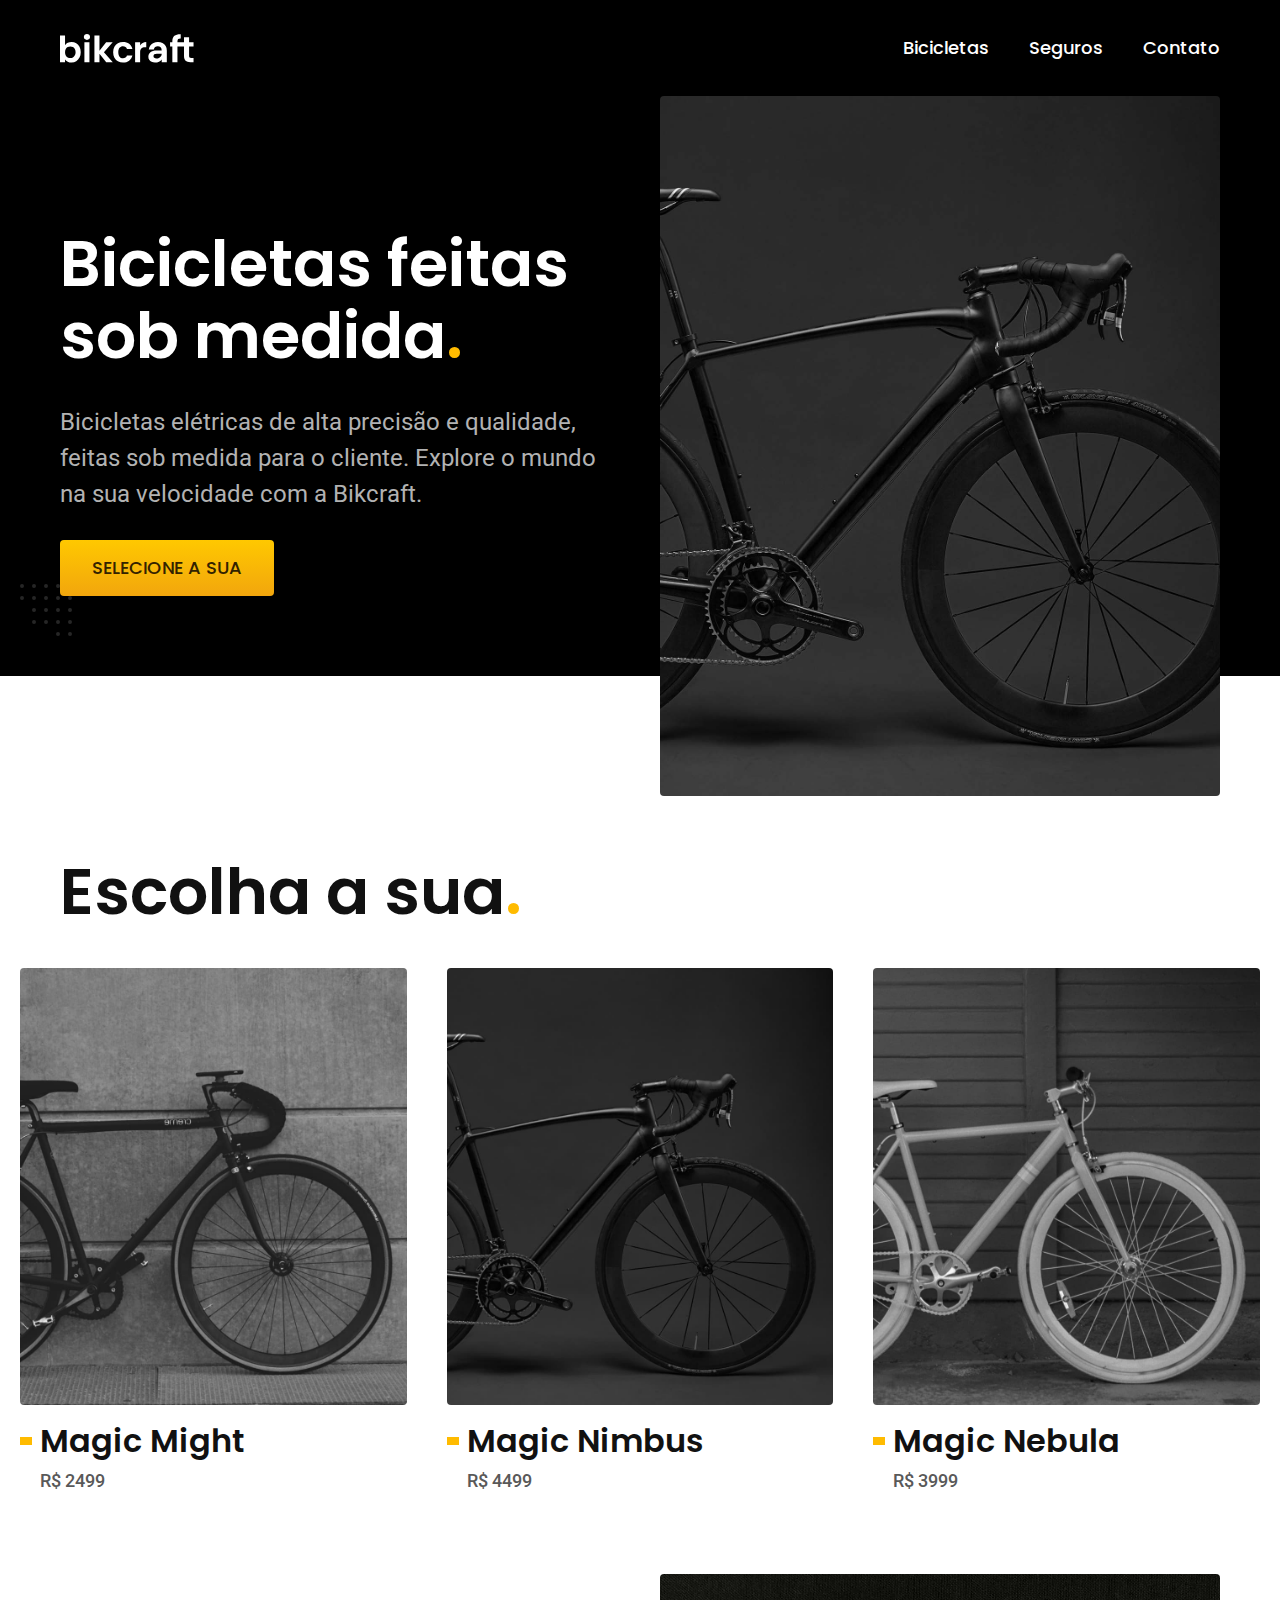
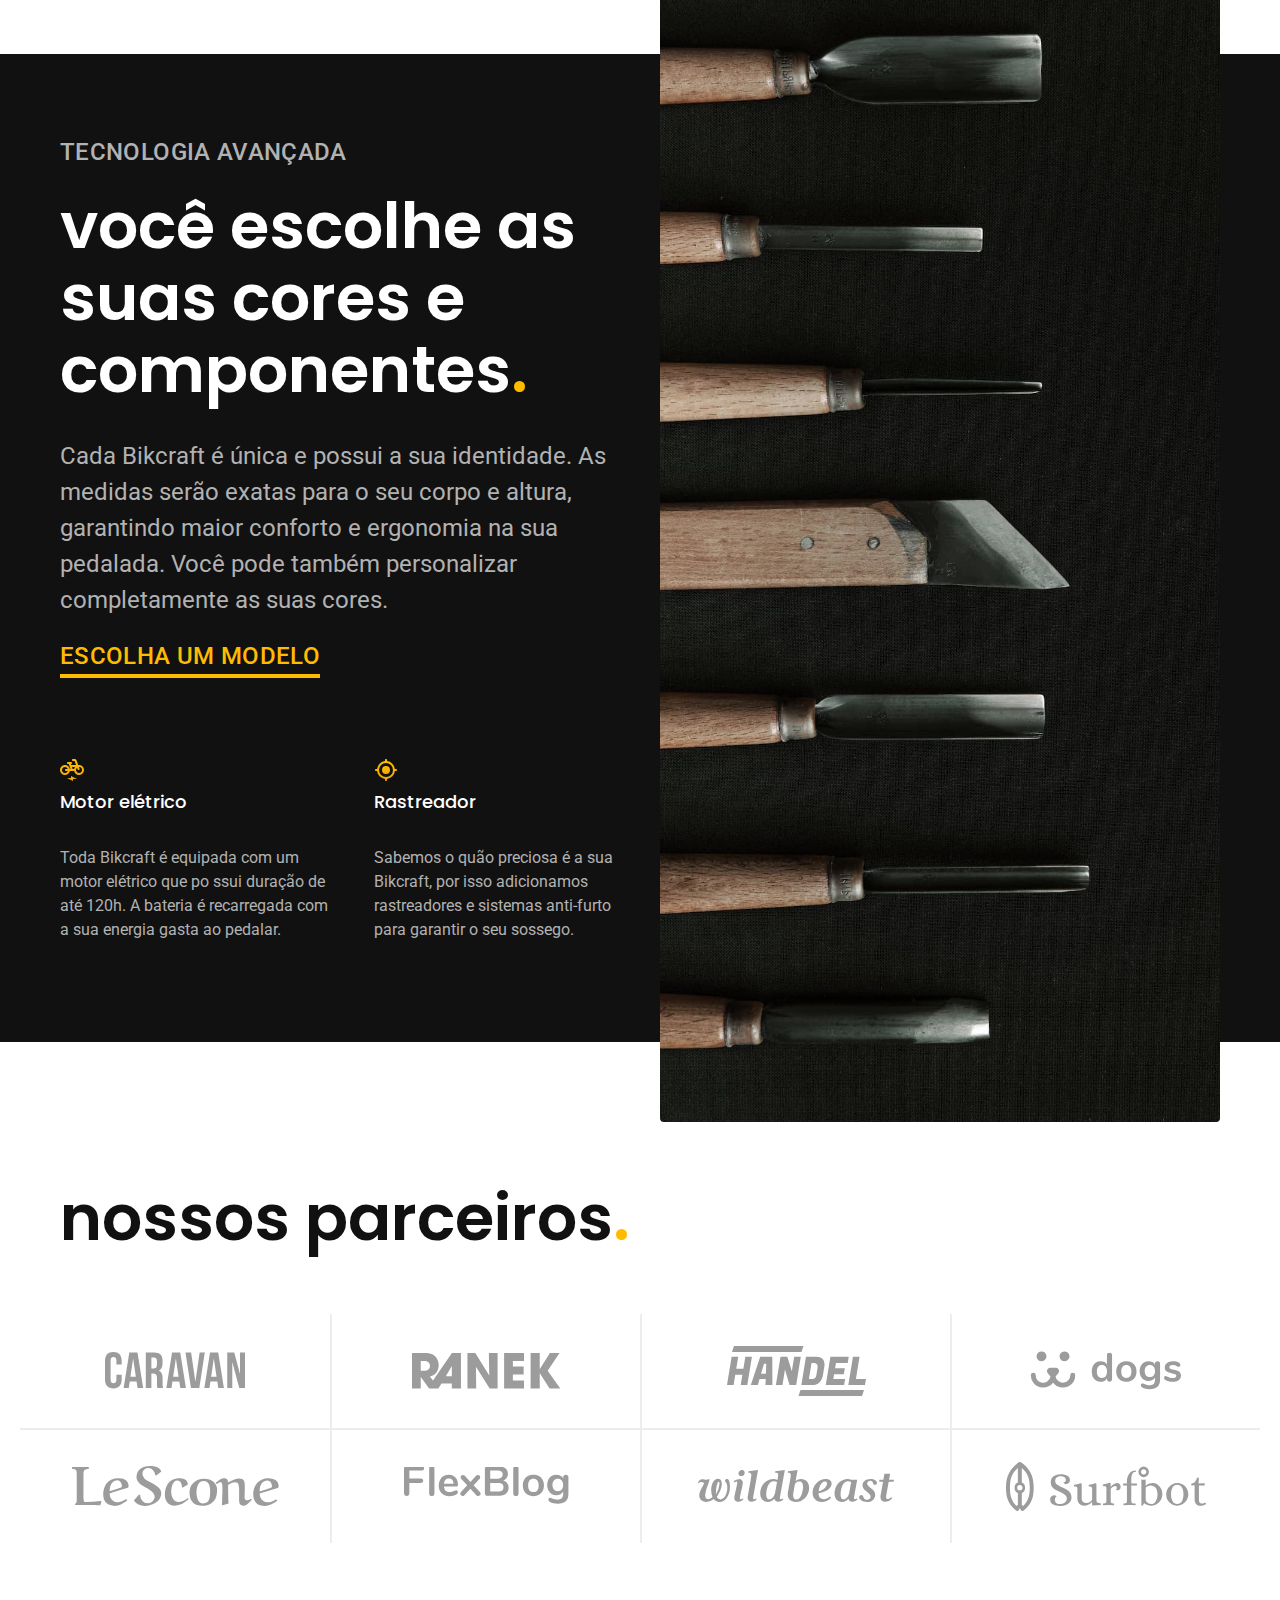
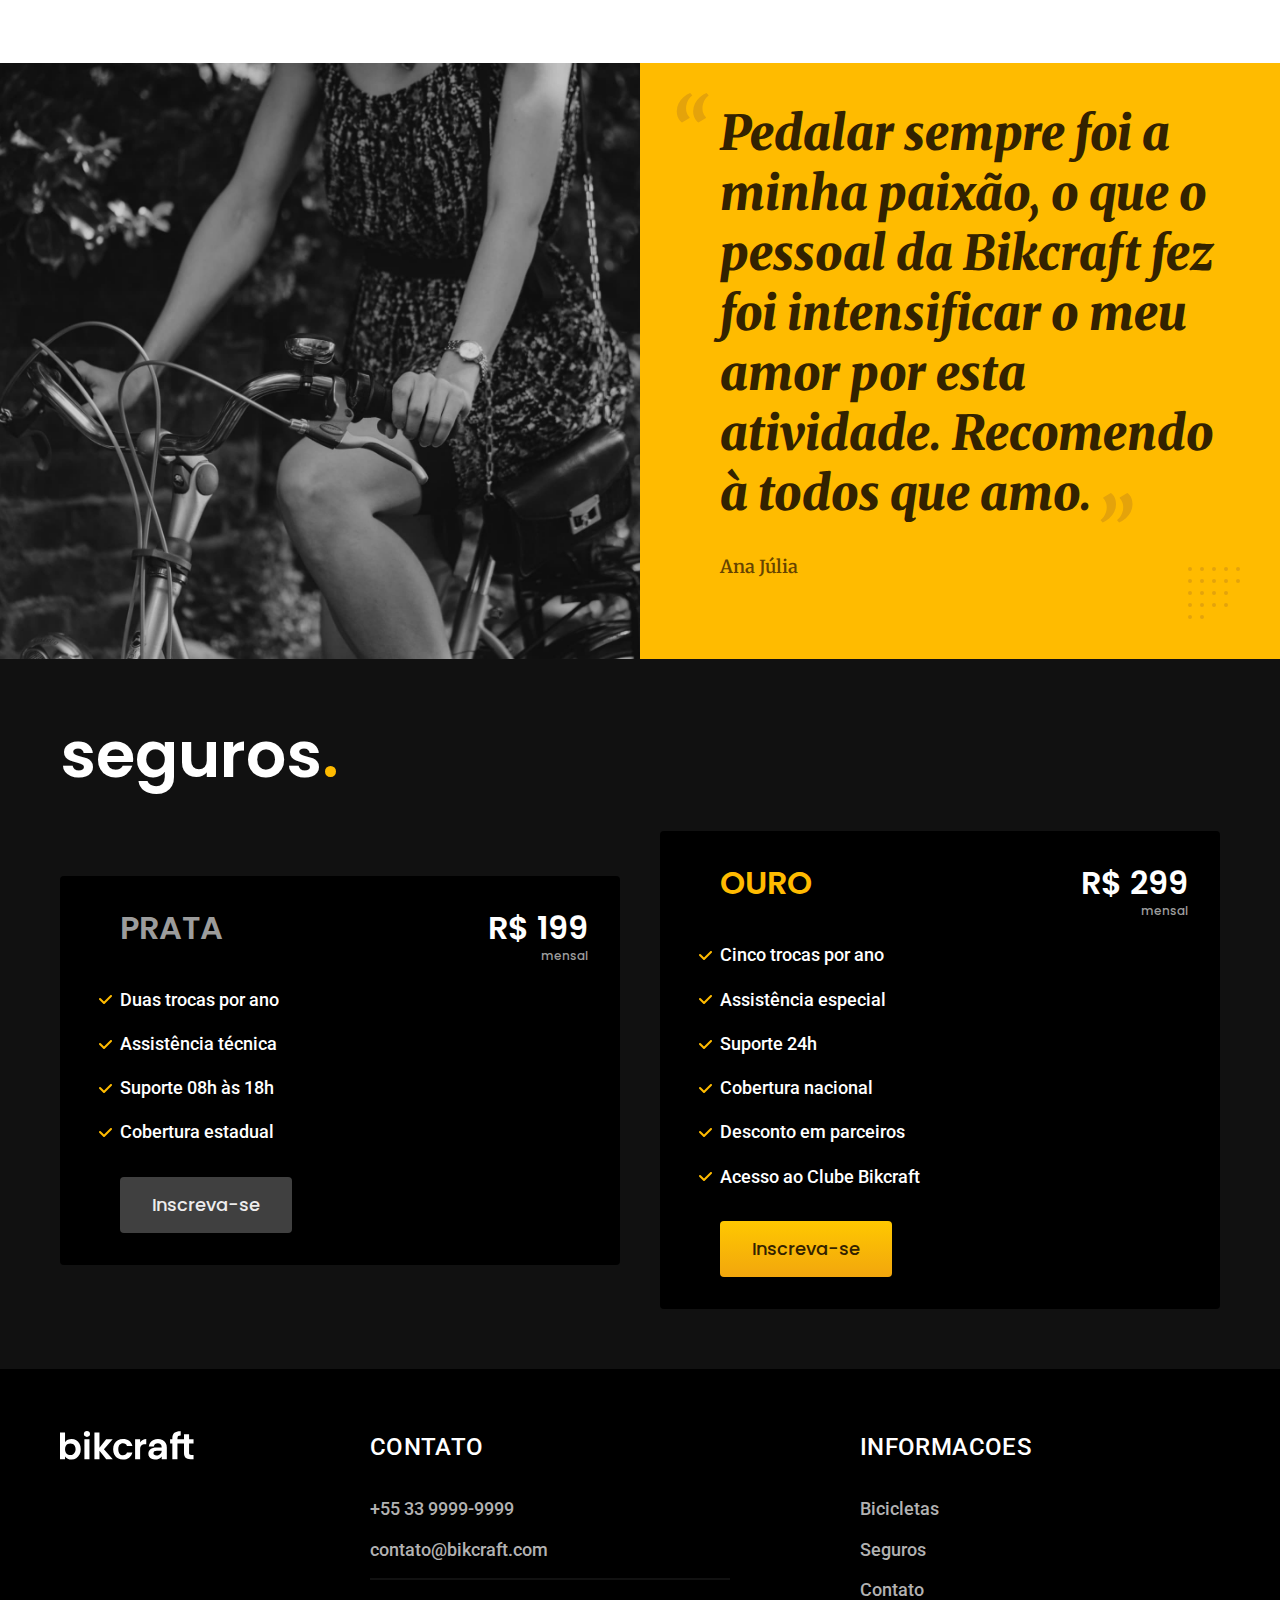
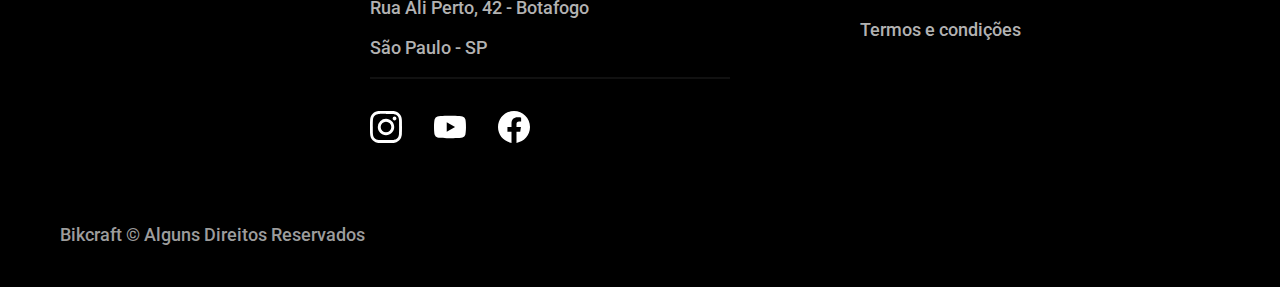
<file: index.html>
<!DOCTYPE html>
<html lang="pt-br">
  <head>
    <meta charset="UTF-8" />
    <meta name="viewport" content="width=device-width, initial-scale=1.0" />
    <meta
      name="description"
      content="Bicicletas elétricas de alta precisão e qualidade,  feitas sob medida para o cliente. Explore o mundo na sua velocidade com a Bikcraft."
    />

    <link rel="icon" href="./favicon.svg" type="image/svg+xml">
    <link rel="preload" href="./css/style.min.css" as="style" />
    <link rel="stylesheet" href="./css/style.min.css" />
    <link rel="preconnect" href="https://fonts.googleapis.com" />
    <link rel="preconnect" href="https://fonts.gstatic.com" crossorigin />
    <link
      href="https://fonts.googleapis.com/css2?family=Merriweather:ital,wght@1,900&family=Poppins:wght@400;600&family=Roboto:ital,wdth,wght@0,75..100,100..900;1,75..100,100..900&display=swap"
      rel="stylesheet"
    />
    <title>Bikcraft - Bicicletas Elétricas</title>

    <script>document.documentElement.classList.add("js");</script>
  </head>
  </head>
  <body>
    <header class="header-bg">
      <div class="header container">
        <a href="./"><img src="./img/bikcraft.svg" width="136" height="32" alt="Bikcraft" /></a>
        <nav aria-label="primaria">
          <ul class="header-menu cor-0 font-1-m">
            <li><a href="./bicicletas.html">Bicicletas</a></li>
            <li><a href="./seguros.html">Seguros</a></li>
            <li><a href="./contato.html">Contato</a></li>
          </ul>
        </nav>
      </div>
    </header>

    <main class="introducao-bg">
      <div class="introducao container">
        <div class="introducao-conteudo">
          <h1 class="font-1-xxl cor-0 fadeInDown" data-anime="200">
            Bicicletas feitas sob medida<span class="cor-p1">.</span>
          </h1>
          <p class="font-2-l cor-5 fadeInDown" data-anime="400">
            Bicicletas elétricas de alta precisão e qualidade, feitas sob medida para o cliente. Explore o mundo na sua
            velocidade com a Bikcraft.
          </p>
          <a class="botao fadeInDown" href="./bicicletas.html" data-anime="600">SELECIONE A SUA</a>
        </div>
        <picture data-anime="800" class="fadeInDown">
          <source media="(max-width: 800px)" srcset="./img/bicicletas/nimbus.jpg" />
          <img src="./img/fotos/introducao.jpg" width="1280" height="1600" alt="Bicicleta Elétrica Preta" />
        </picture>
      </div>
    </main>

    <article class="bicicletas-lista">
      <h2 class="font-1-xxl container">Escolha a sua<span class="cor-p1">.</span></h2>

      <ul class="bicicletas">
        <li>
          <a href="./bicicletas/magic.html">
            <img src="./img/bicicletas/magic-home.jpg" width="920" height="1040" alt="Bicicleta Preta" />
            <h3 class="font-1-xl">Magic Might</h3>
            <span class="font-2-m cor-8">R$ 2499</span></a
          >
        </li>
        <li>
          <a href="./bicicletas/nimbus.html">
            <img src="./img/bicicletas/nimbus-home.jpg" width="920" height="1040" alt="Bicicleta Preta" />
            <h3 class="font-1-xl">Magic Nimbus</h3>
            <span class="font-2-m cor-8">R$ 4499</span></a
          >
        </li>
        <li>
          <a href="./bicicletas/nebula.html">
            <img src="./img/bicicletas/nebula-home.jpg" width="920" height="1040" alt="Bicicleta Cinza" />
            <h3 class="font-1-xl">Magic Nebula</h3>
            <span class="font-2-m cor-8">R$ 3999</span></a
          >
        </li>
      </ul>
    </article>

    <article class="tecnologia-bg">
      <div class="tecnologia container">
        <div class="tecnologia-conteudo">
          <span class="font-2-l-b cor-5">tecnologia avançada</span>
          <h1 class="font-1-xxl cor-0">você escolhe as suas cores e componentes<span class="cor-p1">.</span></h1>
          <p class="font-2-l cor-5">
            Cada Bikcraft é única e possui a sua identidade. As medidas serão exatas para o seu corpo e altura,
            garantindo maior conforto e ergonomia na sua pedalada. Você pode também personalizar completamente as suas
            cores.
          </p>
          <a class="link font-2-l-b" href="">escolha um modelo</a>
          <div class="tecnologia-vantagens">
            <div>
              <img src="./img/icones/eletrica.svg" width="24" height="24" alt="" />
              <h2 class="font-1-m cor-0">Motor elétrico</h2>
              <p class="font-2-s cor-5">
                Toda Bikcraft é equipada com um motor elétrico que po ssui duração de até 120h. A bateria é recarregada
                com a sua energia gasta ao pedalar.
              </p>
            </div>
            <div>
              <img src="./img/icones/rastreador.svg" width="24" height="24" alt="" />
              <h2 class="font-1-m cor-0">Rastreador</h2>
              <p class="font-2-s cor-5">
                Sabemos o quão preciosa é a sua Bikcraft, por isso adicionamos rastreadores e sistemas anti-furto para
                garantir o seu sossego.
              </p>
            </div>
          </div>
        </div>
        <div class="tecnologia-img">
          <img src="./img/fotos/tecnologia.jpg" width="1200" height="1920" alt="" />
        </div>
      </div>
    </article>

    <section class="parceiros" aria-label="Nossos Parceiros">
      <h2 class="font-1-xxl container">nossos parceiros<span class="cor-p1">.</span></h2>

      <ul>
        <li>
          <img src="./img/parceiros/caravan.svg" width="140" height="38" alt="caravan" />
        </li>
        <li>
          <img src="./img/parceiros/ranek.svg" width="149" height="36" alt="ranek" />
        </li>
        <li>
          <img src="./img/parceiros/handel.svg" width="139" height="50" alt="handel" />
        </li>
        <li>
          <img src="./img/parceiros/dogs.svg" width="152" height="39" alt="dogs" />
        </li>
        <li>
          <img src="./img/parceiros/lescone.svg" width="208" height="41" alt="lescone" />
        </li>
        <li>
          <img src="./img/parceiros/flexblog.svg" width="165" height="38" alt="flexblog" />
        </li>
        <li>
          <img src="./img/parceiros/wildbeast.svg" width="196" height="34" alt="wildbeast" />
        </li>
        <li>
          <img src="./img/parceiros/surfbot.svg" width="200" height="49" alt="surfbot" />
        </li>
      </ul>
    </section>

    <section class="depoimento" aria-label="depoimento">
      <div class="depoimento-imagem">
        <img
          src="./img/fotos/depoimento.jpg"
          width="1560"
          height="1360"
          alt="Garota na bicicleta Bikcraft pedalando."
        />
      </div>
      <div class="depoimento-conteudo">
        <blockquote class="font-1-xl cor-p5">
          <p>
            Pedalar sempre foi a minha paixão, o que o pessoal da Bikcraft fez foi intensificar o meu amor por esta
            atividade. Recomendo à todos que amo.
          </p>
        </blockquote>
        <span class="font-1-m-b cor-p4">Ana Júlia</span>
      </div>
    </section>

    <article class="seguros-bg">
      <div class="seguros container">
        <h2 class="font-1-xxl cor-0">seguros<span class="cor-p1">.</span></h2>
        <div class="seguros-item">
          <h3 class="font-1-xl cor-6">PRATA</h3>
          <span class="font-1-xl cor-0">R$ 199 <span class="font-1-xs cor-6">mensal</span></span>
          <ul class="font-2-m cor-0">
            <li>Duas trocas por ano</li>
            <li>Assistência técnica</li>
            <li>Suporte 08h às 18h</li>
            <li>Cobertura estadual</li>
          </ul>
          <a class="botao secundario" href="./orcamento.html?tipo=seguro&produto=prata">Inscreva-se</a>
        </div>
        <div class="seguros-item">
          <h3 class="font-1-xl cor-p1">OURO</h3>
          <span class="font-1-xl cor-0">R$ 299 <span class="font-1-xs cor-6">mensal</span></span>
          <ul class="font-2-m cor-0">
            <li>Cinco trocas por ano</li>
            <li>Assistência especial</li>
            <li>Suporte 24h</li>
            <li>Cobertura nacional</li>
            <li>Desconto em parceiros</li>
            <li>Acesso ao Clube Bikcraft</li>
          </ul>
          <a class="botao" href="./orcamento.html?tipo=seguro&produto=ouro">Inscreva-se</a>
        </div>
      </div>
    </article>

    <footer class="footer-bg">
      <div class="footer container">
        <img src="/img/bikcraft.svg" width="136" height="32" alt="Bikcraft" />
        <div class="footer-contato">
          <h3 class="font-2-l-b cor-0">CONTATO</h3>
          <ul class="font-2-m cor-5">
            <li><a href="tel:+55 33 9999-9999">+55 33 9999-9999</a></li>
            <li>
              <a href="mailto:contato@bikcraft.com">contato@bikcraft.com</a>
            </li>
            <li>Rua Ali Perto, 42 - Botafogo</li>
            <li>São Paulo - SP</li>
          </ul>
          <div class="footer-redes">
            <img src="./img/redes/instagram.svg" width="32" height="32" alt="Instagram" />
            <img src="./img/redes/youtube.svg" width="32" height="32" alt="Youtube" />
            <img src="./img/redes/facebook.svg" width="32" height="32" alt="Facebook" />
          </div>
        </div>
        <div class="footer-informacoes">
          <h3 class="font-2-l-b cor-0">INFORMACOES</h3>
          <ul class="font-2-m cor-5">
            <li><a href="./bicicletas.html">Bicicletas</a></li>
            <li><a href="/seguros.html">Seguros</a></li>
            <li><a href="./contato.html">Contato</a></li>
            <li><a href="./termos.html">Termos e condições</a></li>
          </ul>
        </div>
        <p class="footer-copy font-2-m cor-6">Bikcraft © Alguns Direitos Reservados</p>
      </div>
    </footer>

    <script src="./js/plugins/simple-anime.js"></script>
    <script src="./js/script.js"></script>
  </body>
</html>
</file>
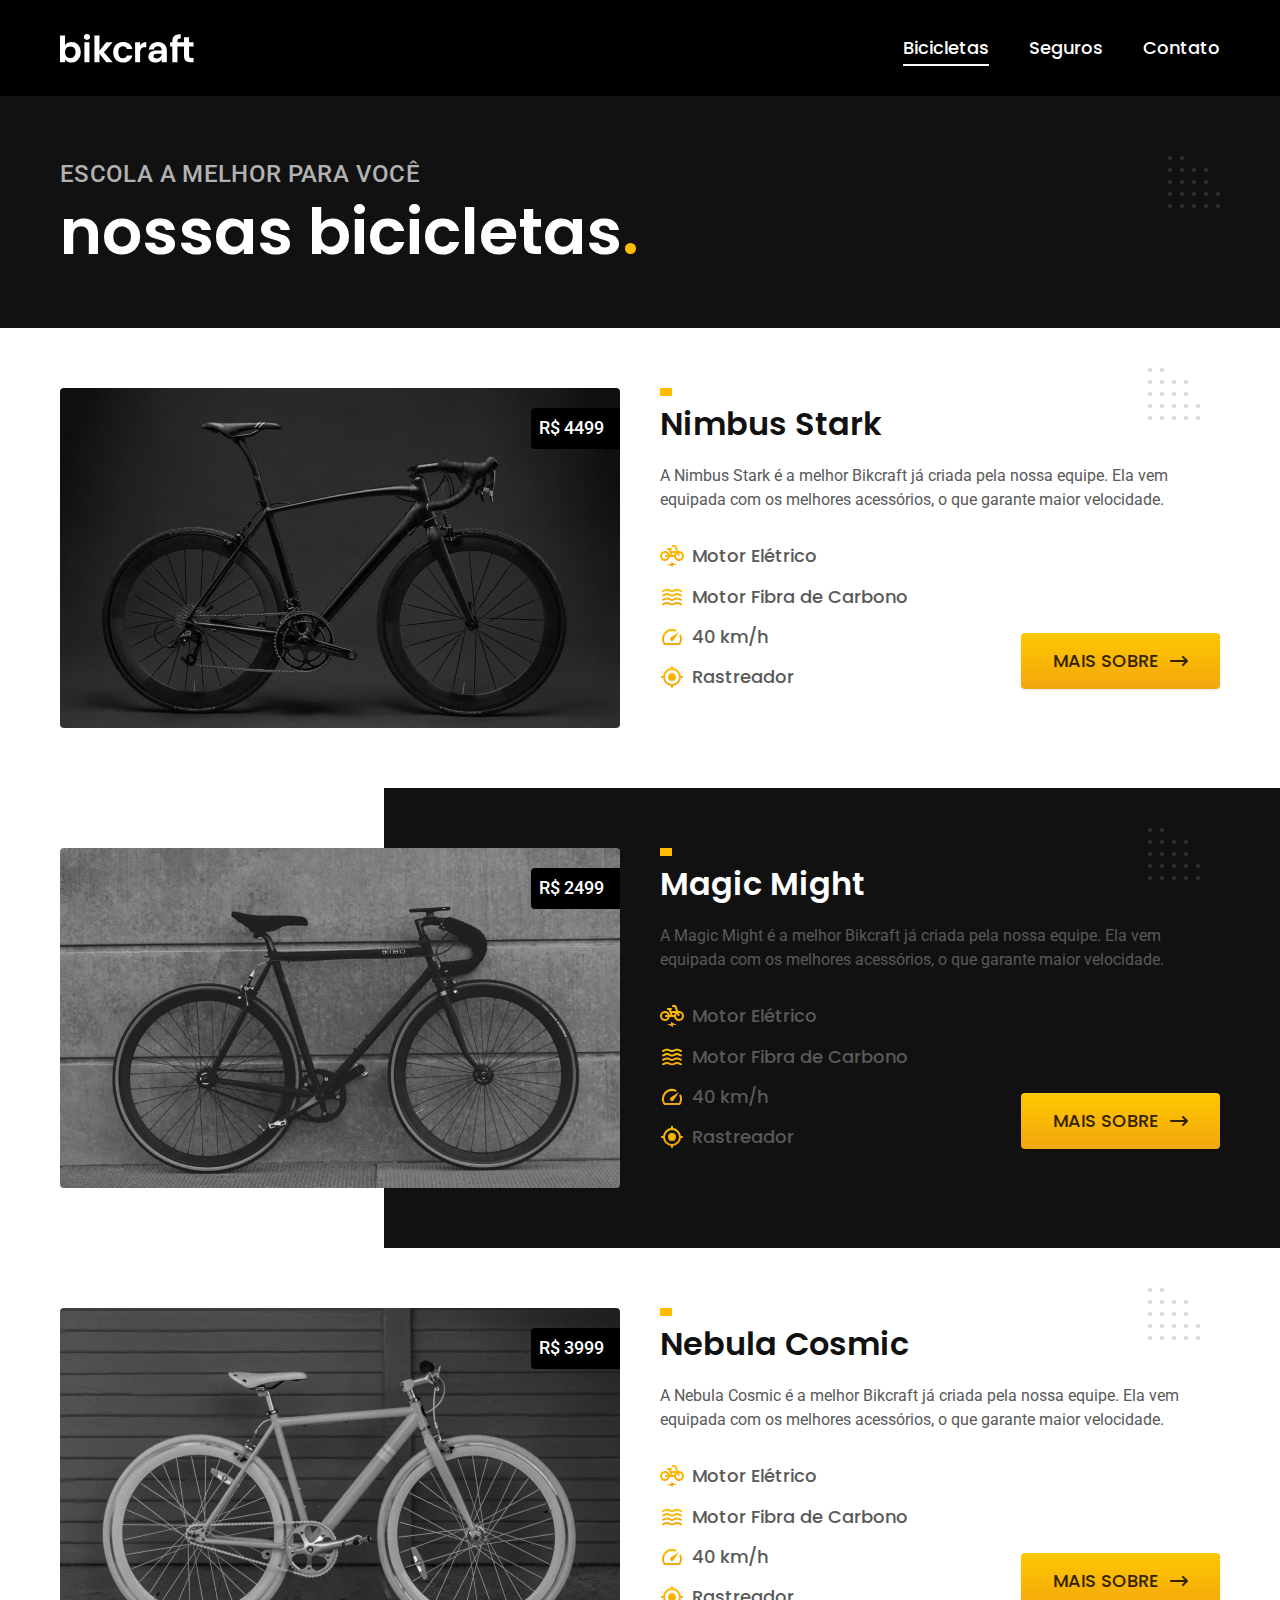
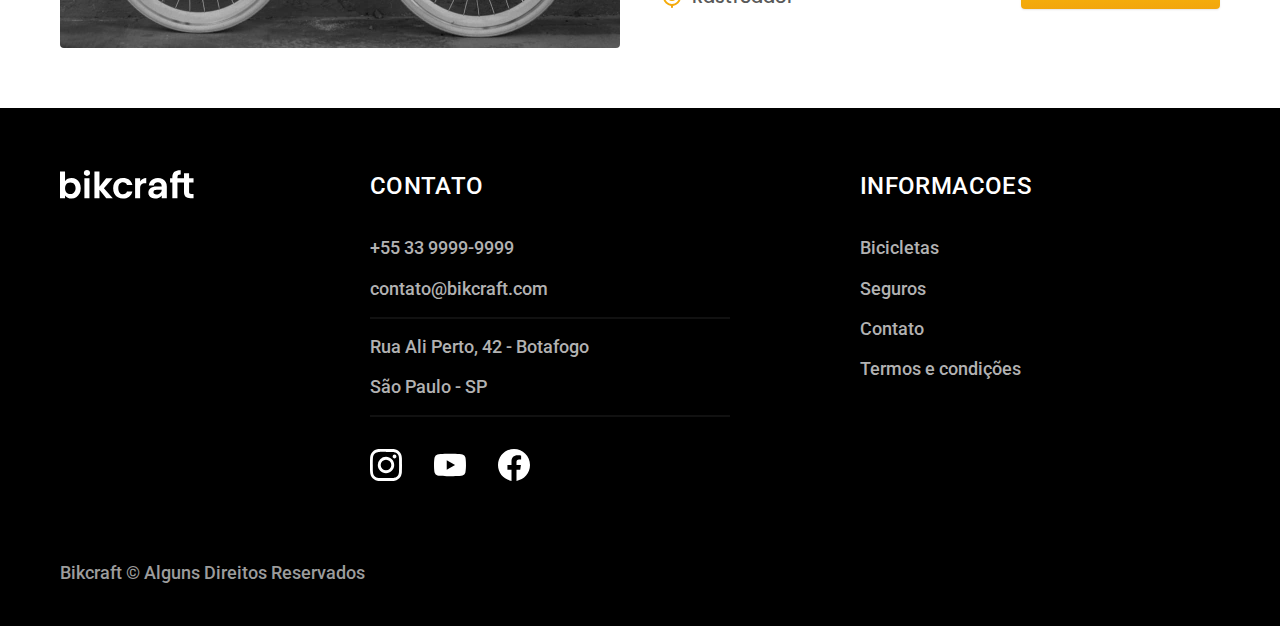
<file: bicicletas.html>
<!DOCTYPE html>
<html lang="pt-br">
  <head>
    <meta charset="UTF-8" />
    <meta name="viewport" content="width=device-width, initial-scale=1.0" />
    <meta name="description" content="Bicicletas elétricas com velocidade de 40 km/h" />
    <link rel="icon" href="./favicon.svg" type="image/svg+xml">
    <link rel="preload" href="./css/style.min.css" as="style" />
    <link rel="stylesheet" href="./css/style.min.css" />
    <link rel="preconnect" href="https://fonts.googleapis.com" />
    <link rel="preconnect" href="https://fonts.gstatic.com" crossorigin />
    <link
      href="https://fonts.googleapis.com/css2?family=Merriweather:ital,wght@1,900&family=Poppins:wght@400;600&family=Roboto:ital,wdth,wght@0,75..100,100..900;1,75..100,100..900&display=swap"
      rel="stylesheet"
    />
    <title>Termos e Condições | Bikcraft</title>
      <script>document.documentElement.classList.add("js");</script>
  </head>
  </head>
  <body>
    <header class="header-bg">
      <div class="header container">
        <a href="./"><img src="./img/bikcraft.svg" alt="Bikcraft" /></a>
        <nav aria-label="primaria">
          <ul class="header-menu cor-0 font-1-m">
            <li><a href="./bicicletas.html">Bicicletas</a></li>
            <li><a href="./seguros.html">Seguros</a></li>
            <li><a href="./contato.html">Contato</a></li>
          </ul>
        </nav>
      </div>
    </header>

    <main>
      <div class="titulo-bg">
        <div class="titulo container">
          <p class="font-2-l-b cor-5">ESCOLA A MELHOR PARA VOCÊ</p>
          <h1 class="font-1-xxl cor-0">nossas bicicletas<span class="cor-p1">.</span></h1>
        </div>
      </div>

      <div class="bicicletas-bg">
        <div class="bicicletas container">
          <div class="bicicleta-imagem">
            <img src="./img/bicicletas/nimbus.jpg" alt="Bicicleta Nimbus" />
            <span class="font-2-m cor-0">R$ 4499</span>
          </div>

          <div class="bicicleta-info">
            <h2 class="font-1-xl cor-11">Nimbus Stark</h2>
            <p class="font-2-s cor-8">
              A Nimbus Stark é a melhor Bikcraft já criada pela nossa equipe. Ela vem equipada com os melhores
              acessórios, o que garante maior velocidade.
            </p>
            <ul class="font-1-m cor-8">
              <li><img src="./img/icones/eletrica.svg" alt="" />Motor Elétrico</li>
              <li><img src="./img/icones/carbono.svg" alt="" />Motor Fibra de Carbono</li>
              <li><img src="./img/icones/velocidade.svg" alt="" />40 km/h</li>
              <li><img src="./img/icones/rastreador.svg" alt="" />Rastreador</li>
            </ul>
            <a href="./bicicletas/nimbus.html" class="botao seta">MAIS SOBRE</a>
          </div>
        </div>
      </div>

      <div class="bicicletas-bg">
        <div class="bicicletas container">
          <div class="bicicleta-imagem">
            <img src="./img/bicicletas/magic.jpg" alt="Bicicleta Nimbus" />
            <span class="font-2-m cor-0">R$ 2499</span>
          </div>

          <div class="bicicleta-info">
            <h2 class="font-1-xl cor-0">Magic Might</h2>
            <p class="font-2-s cor-8">
              A Magic Might é a melhor Bikcraft já criada pela nossa equipe. Ela vem equipada com os melhores
              acessórios, o que garante maior velocidade.
            </p>
            <ul class="font-1-m cor-8">
              <li><img src="./img/icones/eletrica.svg" alt="" />Motor Elétrico</li>
              <li><img src="./img/icones/carbono.svg" alt="" />Motor Fibra de Carbono</li>
              <li><img src="./img/icones/velocidade.svg" alt="" />40 km/h</li>
              <li><img src="./img/icones/rastreador.svg" alt="" />Rastreador</li>
            </ul>
            <a href="./bicicletas/magic.html" class="botao seta">MAIS SOBRE</a>
          </div>
        </div>
      </div>
      <div class="bicicletas-bg">
        <div class="bicicletas container">
          <div class="bicicleta-imagem">
            <img src="./img/bicicletas/nebula.jpg" alt="Bicicleta Nimbus" />
            <span class="font-2-m cor-0">R$ 3999</span>
          </div>

          <div class="bicicleta-info">
            <h2 class="font-1-xl cor-11">Nebula Cosmic</h2>
            <p class="font-2-s cor-8">
              A Nebula Cosmic é a melhor Bikcraft já criada pela nossa equipe. Ela vem equipada com os melhores
              acessórios, o que garante maior velocidade.
            </p>
            <ul class="font-1-m cor-8">
              <li><img src="./img/icones/eletrica.svg" alt="" />Motor Elétrico</li>
              <li><img src="./img/icones/carbono.svg" alt="" />Motor Fibra de Carbono</li>
              <li><img src="./img/icones/velocidade.svg" alt="" />40 km/h</li>
              <li><img src="./img/icones/rastreador.svg" alt="" />Rastreador</li>
            </ul>
            <a href="./bicicletas/nebula.html" class="botao seta">MAIS SOBRE</a>
          </div>
        </div>
      </div>
    </main>

    <footer class="footer-bg">
      <div class="footer container">
        <img src="/img/bikcraft.svg" alt="Bikcraft" />
        <div class="footer-contato">
          <h3 class="font-2-l-b cor-0">CONTATO</h3>
          <ul class="font-2-m cor-5">
            <li><a href="tel:+55 33 9999-9999">+55 33 9999-9999</a></li>
            <li>
              <a href="mailto:contato@bikcraft.com">contato@bikcraft.com</a>
            </li>
            <li>Rua Ali Perto, 42 - Botafogo</li>
            <li>São Paulo - SP</li>
          </ul>
          <div class="footer-redes">
            <img src="./img/redes/instagram.svg" alt="Instagram" />
            <img src="./img/redes/youtube.svg" alt="Youtube" />
            <img src="./img/redes/facebook.svg" alt="Facebook" />
          </div>
        </div>
        <div class="footer-informacoes">
          <h3 class="font-2-l-b cor-0">INFORMACOES</h3>
          <ul class="font-2-m cor-5">
            <li><a href="./bicicletas.html">Bicicletas</a></li>
            <li><a href="/seguros.html">Seguros</a></li>
            <li><a href="./contato.html">Contato</a></li>
            <li><a href="./termos.html">Termos e condições</a></li>
          </ul>
        </div>
        <p class="footer-copy font-2-m cor-6">Bikcraft © Alguns Direitos Reservados</p>
      </div>
    </footer>
    <script src="./js/script.js"></script>
  </body>
</html>
</file>
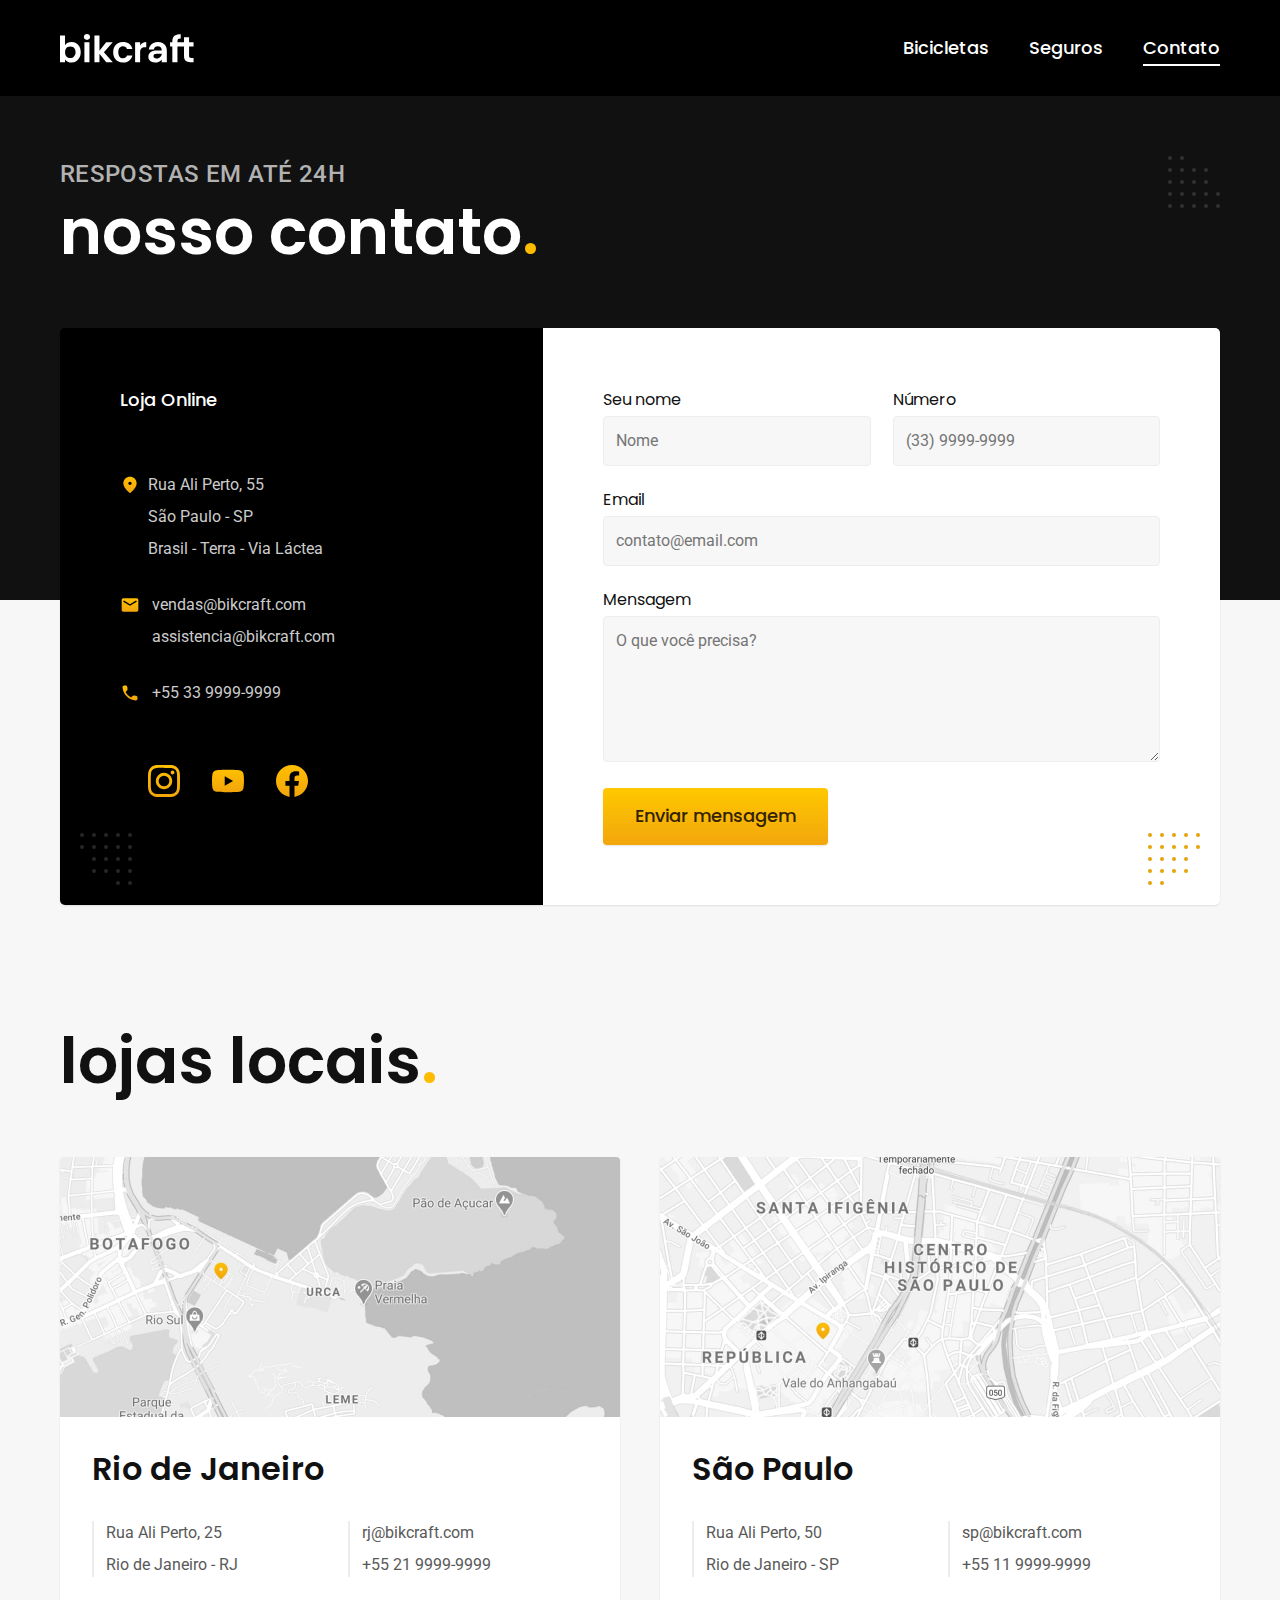
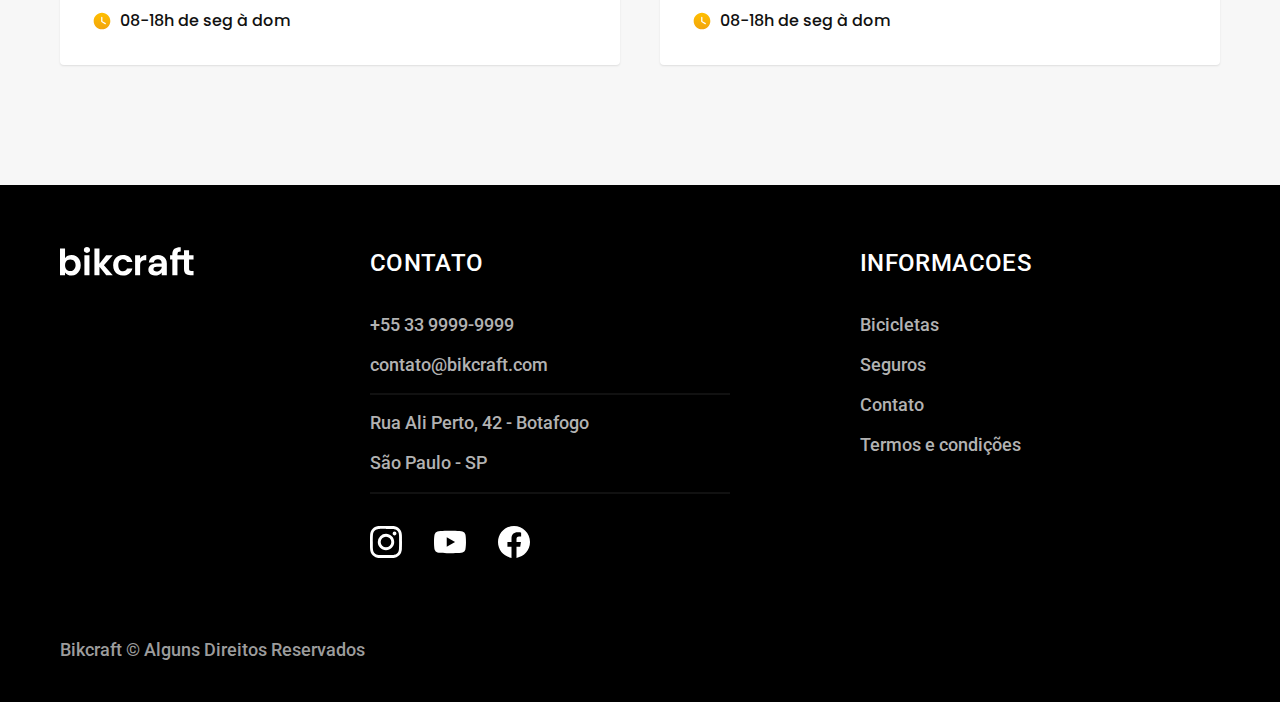
<file: contato.html>
<!DOCTYPE html>
<html lang="pt-br">
  <head>
    <meta charset="UTF-8" />
    <meta name="viewport" content="width=device-width, initial-scale=1.0" />
    <meta name="description" content="Nosso contato" />
        <link rel="icon" href="./favicon.svg" type="image/svg+xml">
    <link rel="preload" href="./css/style.min.css" as="style" />
    <link rel="stylesheet" href="./css/style.min.css" />
    <link rel="preconnect" href="https://fonts.googleapis.com" />
    <link rel="preconnect" href="https://fonts.gstatic.com" crossorigin />
    <link
      href="https://fonts.googleapis.com/css2?family=Merriweather:ital,wght@1,900&family=Poppins:wght@400;600&family=Roboto:ital,wdth,wght@0,75..100,100..900;1,75..100,100..900&display=swap"
      rel="stylesheet"
    />
    <title>Contato | Bikcraft</title>
      <script>document.documentElement.classList.add("js");</script>
  </head>
  </head>
  <body id="contato">
    <header class="header-bg">
      <div class="header container">
        <a href="./"><img src="./img/bikcraft.svg" alt="Bikcraft" /></a>
        <nav aria-label="primaria">
          <ul class="header-menu cor-0 font-1-m">
            <li><a href="./bicicletas.html">Bicicletas</a></li>
            <li><a href="./seguros.html">Seguros</a></li>
            <li><a href="./contato.html">Contato</a></li>
          </ul>
        </nav>
      </div>
    </header>

    <main>
      <div class="titulo-bg">
        <div class="titulo container">
          <p class="font-2-l-b cor-5">RESPOSTAS EM ATÉ 24H</p>
          <h1 class="font-1-xxl cor-0">
            nosso contato<span class="cor-p1">.</span>
          </h1>
        </div>
      </div>

      <div class="contato container">
        <section class="contato-dados" aria-label="Endereço">
          <h2 class="font-1-m cor-0">Loja Online</h2>
          <div class="contato-endereço font-2-s cor-4">
            <p>Rua Ali Perto, 55</p>
            <p>São Paulo - SP</p>
            <p>Brasil - Terra - Via Láctea</p>
          </div>

          <address class="contato-meios font-2-s cor-4">
            <a href="mailto:bikcraft">vendas@bikcraft.com</a>
            <a href="mailto:bikcraft">assistencia@bikcraft.com</a>
            <a href="">+55 33 9999-9999</a>
          </address>

          <div class="contato-redes">
            <img src="./img/redes/instagram-p.svg" alt="Instagram" />
            <img src="./img/redes/youtube-p.svg" alt="Youtube" />
            <img src="./img/redes/facebook-p.svg" alt="Facebook" />
          </div>
        </section>

        <section aria-label="formulario" class="contato-formulario">
          <form class="form" action="./contato.html">
            <div>
              <label for="nome">Seu nome</label>
              <input id="nome" placeholder="Nome" name="nome" type="text" />
            </div>
            <div>
              <label for="numero">Número</label>
              <input
                id="numero"
                placeholder="(33) 9999-9999"
                name="numero"
                type="text"
              />
            </div>
            <div class="col-2">
              <label for="email">Email</label>
              <input
                id="email"
                placeholder="contato@email.com"
                name="email"
                type="email"
              />
            </div>
            <div class="col-2">
              <label for="mensagem">Mensagem</label>
              <textarea
                rows="5"
                placeholder="O que você precisa?"
                name="mensagem"
                id="mensagem"
              ></textarea>
            </div>
            <button class="botao formulario col-2">Enviar mensagem</button>
          </form>
        </section>
      </div>

      <article class="lojas container">
        <h2 class="font-1-xxl">lojas locais<span class="cor-p1">.</span></h2>
        <div class="lojas-item">
          <div>
            <img
              src="./img/lojas/rj.jpg"
              alt="Mapa marcando o endereço em Rua Ali Perto, 25 - Rio de Janeiro - RJ"
            />
          </div>
          <div class="lojas-conteudo">
            <h3 class="font-1-xl">Rio de Janeiro</h3>
            <div class="lojas-dados font-2-s cor-8">
              <p>Rua Ali Perto, 25</p>
              <p>Rio de Janeiro - RJ</p>
            </div>
            <div class="lojas-dados font-2-s cor-8">
              <a href="mailto:bikcraft">rj@bikcraft.com</a>
              <a href="">+55 21 9999-9999</a>
            </div>
            <p class="lojas-tempo font-1-s">
              <img src="./img/icones/horario.svg" alt="" /> 08-18h de seg à dom
            </p>
          </div>
        </div>
        <div class="lojas-item">
          <div>
            <img
              src="./img/lojas/sp.jpg"
              alt="Mapa marcando o endereço em Rua Ali Perto, 25 - Rio de Janeiro - RJ"
            />
          </div>
          <div class="lojas-conteudo">
            <h3 class="font-1-xl">São Paulo</h3>
            <div class="lojas-dados font-2-s cor-8">
              <p>Rua Ali Perto, 50</p>
              <p>Rio de Janeiro - SP</p>
            </div>
            <div class="lojas-dados font-2-s cor-8">
              <a href="mailto:bikcraft">sp@bikcraft.com</a>
              <a href="">+55 11 9999-9999</a>
            </div>
            <p class="lojas-tempo font-1-s">
              <img src="./img/icones/horario.svg" alt="" /> 08-18h de seg à dom
            </p>
          </div>
        </div>
      </article>
    </main>

    <footer class="footer-bg">
      <div class="footer container">
        <img src="/img/bikcraft.svg" alt="Bikcraft" />
        <div class="footer-contato">
          <h3 class="font-2-l-b cor-0">CONTATO</h3>
          <ul class="font-2-m cor-5">
            <li><a href="tel:+55 33 9999-9999">+55 33 9999-9999</a></li>
            <li>
              <a href="mailto:contato@bikcraft.com">contato@bikcraft.com</a>
            </li>
            <li>Rua Ali Perto, 42 - Botafogo</li>
            <li>São Paulo - SP</li>
          </ul>
          <div class="footer-redes">
            <img src="./img/redes/instagram.svg" alt="Instagram" />
            <img src="./img/redes/youtube.svg" alt="Youtube" />
            <img src="./img/redes/facebook.svg" alt="Facebook" />
          </div>
        </div>
        <div class="footer-informacoes">
          <h3 class="font-2-l-b cor-0">INFORMACOES</h3>
          <ul class="font-2-m cor-5">
            <li><a href="./Bicicletas">Bicicletas</a></li>
            <li><a href="/seguros">Seguros</a></li>
            <li><a href="./contato">Contato</a></li>
            <li><a href="./termos.html">Termos e condições</a></li>
          </ul>
        </div>
        <p class="footer-copy font-2-m cor-6">
          Bikcraft © Alguns Direitos Reservados
        </p>
      </div>
    </footer>
    <script src="./js/script.js"></script>
  </body>
</html>
</file>
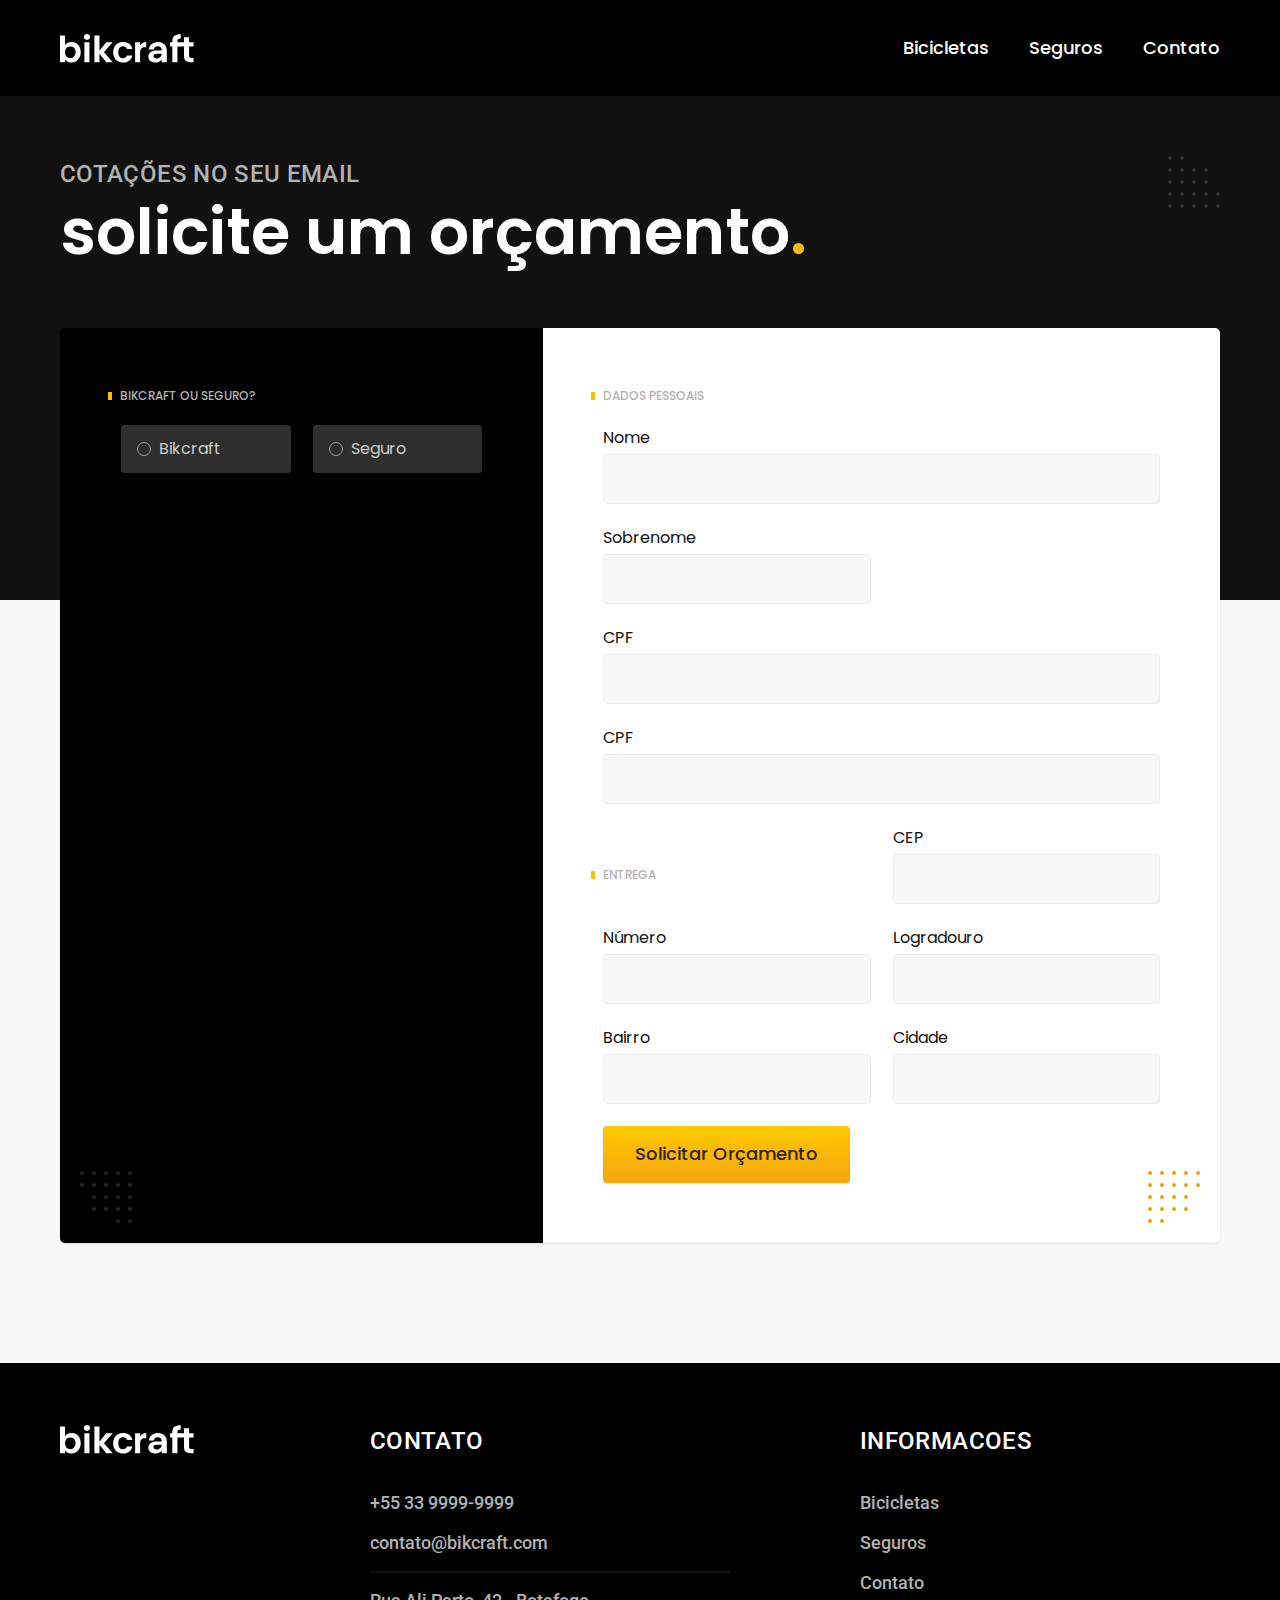
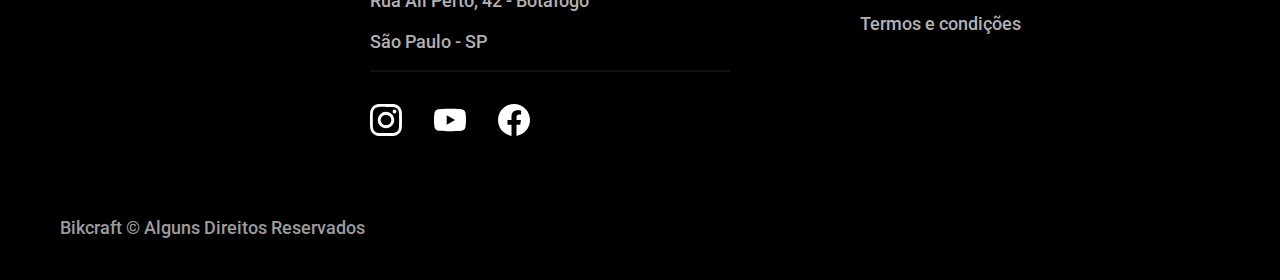
<file: orcamento.html>
<!DOCTYPE html>
<html lang="pt-br">
  <head>
    <meta charset="UTF-8" />
    <meta name="viewport" content="width=device-width, initial-scale=1.0" />
    <meta name="description" content="Orçamento" />
    <link rel="icon" href="./favicon.svg" type="image/svg+xml">
    <link rel="preload" href="./css/style.min.css" as="style" />
    <link rel="stylesheet" href="./css/style.min.css" />
    <link rel="preconnect" href="https://fonts.googleapis.com" />
    <link rel="preconnect" href="https://fonts.gstatic.com" crossorigin />
    <link
      href="https://fonts.googleapis.com/css2?family=Merriweather:ital,wght@1,900&family=Poppins:wght@400;600&family=Roboto:ital,wdth,wght@0,75..100,100..900;1,75..100,100..900&display=swap"
      rel="stylesheet"
    />
    <title>Orçamento | Bikcraft</title>
      <script>document.documentElement.classList.add("js");</script>
  </head>
  </head>
  <body id="orcamento">
    <header class="header-bg">
      <div class="header container">
        <a href="./"><img src="./img/bikcraft.svg" alt="Bikcraft" /></a>
        <nav aria-label="primaria">
          <ul class="header-menu cor-0 font-1-m">
            <li><a href="./bicicletas.html">Bicicletas</a></li>
            <li><a href="./seguros.html">Seguros</a></li>
            <li><a href="./contato.html">Contato</a></li>
          </ul>
        </nav>
      </div>
    </header>

    <main>
      <div class="titulo-bg">
        <div class="titulo container">
          <p class="font-2-l-b cor-5">cotações no seu email</p>
          <h1 class="font-1-xxl cor-0">solicite um orçamento<span class="cor-p1">.</span></h1>
        </div>
      </div>

      <form class="orcamento container" action="./">
        <div class="orcamento-produto">
          <h2 class="font-1-xs cor-5">Bikcraft ou Seguro?</h2>

          <input type="radio" name="tipo" value="bikcraft" id="bikcraft" />
          <label for="bikcraft">Bikcraft</label>

          <input type="radio" name="tipo" value="seguro" id="seguro" />
          <label for="seguro">Seguro</label>

          <div class="orcamento-conteudo" id="orcamento-bikcraft">
            <h2 class="font-1-xs cor-5">Escolha a sua</h2>

            <input type="radio" name="produto" value="nimbus" id="nimbus" />
            <label for="nimbus">Nimbus Stark <span>R$ 4499</span></label>

            <div class="orcamento-detalhes">
              <ul class="font-1-xs">
                <li><img src="./img/icones/eletrica.svg" alt="" />Motor Elétrico</li>
                <li><img src="./img/icones/carbono.svg" alt="" />Fibra de Carbono</li>
                <li><img src="./img/icones/velocidade.svg" alt="" />50 km/h</li>
                <li><img src="./img/icones/rastreador.svg" alt="" />Rastreador</li>
              </ul>
              <img src="./img/bicicletas/nimbus.jpg" alt="Bicicleta Preta" />
            </div>

            <input type="radio" name="produto" value="magic" id="magic" />
            <label for="magik">Magic Might <span>R$ 2499</span></label>

            <div class="orcamento-detalhes">
              <ul class="font-1-xs">
                <li><img src="./img/icones/eletrica.svg" alt="" />Motor Elétrico</li>
                <li><img src="./img/icones/carbono.svg" alt="" />Fibra de Carbono</li>
                <li><img src="./img/icones/velocidade.svg" alt="" />45 km/h</li>
                <li><img src="./img/icones/rastreador.svg" alt="" />Rastreador</li>
              </ul>
              <img src="./img/bicicletas/magic.jpg" alt="Bicicleta Preta" />
            </div>

            <input type="radio" name="produto" value="nebula" id="nebula" />
            <label for="nebula">Nebula Cosmic <span>R$ 3999</span></label>

            <div class="orcamento-detalhes">
              <ul class="font-1-xs">
                <li><img src="./img/icones/eletrica.svg" alt="" />Motor Elétrico</li>
                <li><img src="./img/icones/carbono.svg" alt="" />Fibra de Carbono</li>
                <li><img src="./img/icones/velocidade.svg" alt="" />40 km/h</li>
                <li><img src="./img/icones/rastreador.svg" alt="" />Rastreador</li>
              </ul>
              <img src="./img/bicicletas/nebula.jpg" alt="Bicicleta Branca" />
            </div>
          </div>

          <div class="orcamento-conteudo" id="orcamento-seguro">
            <h2 class="font-1-xs cor-5">Escolha o plano</h2>

            <input type="radio" name="produto" value="prata" id="prata" />
            <label for="prata">Prata <span>R$ 199</span></label>

            <input type="radio" name="produto" value="ouro" id="ouro" />
            <label for="ouro">Ouro <span>R$ 299</span></label>
          </div>
        </div>
        <div class="orcamento-dados form">
          <h2 class="font-1-xs cor-5">Dados Pessoais</h2>

          <div class="col-2">
            <label for="nome">Nome</label>
            <input type="text" id="nome" />
          </div>
          <div>
            <label for="sobrenome">Sobrenome</label>
            <input type="text" id="sobrenome" />
          </div>
          <div class="col-2">
            <label for="cpf">CPF</label>
            <input type="text" id="cpf" />
          </div>
          <div class="col-2">
            <label for="email">CPF</label>
            <input type="email" id="email" />
          </div>

          <h2 class="font-1-xs cor-5">Entrega</h2>
          <div>
            <label for="cep">CEP</label>
            <input type="text" id="cep" />
          </div>
          <div>
            <label for="numero">Número</label>
            <input type="text" id="numero" />
          </div>
          <div>
            <label for="logradouro">Logradouro</label>
            <input type="text" id="logradouro" />
          </div>
          <div>
            <label for="bairro">Bairro</label>
            <input type="text" id="bairro" />
          </div>
          <div>
            <label for="cidade">Cidade</label>
            <input type="text" id="cidade" />
          </div>
          <!-- <div>
            <label for="estado">Estado</label>
            <select name="estado" id="estado">
              <option value="sao paulo">São Paulo</option>
            </select>
          </div>
          <div>
            <input type="checkbox" id="termos" />
            <label for="termos"
              >Li e aceito os <span>termos e condições</span></label
            >
          </div> -->
          <button class="botao formulario col-2">Solicitar Orçamento</button>
        </div>
      </form>
    </main>

    <footer class="footer-bg">
      <div class="footer container">
        <img src="/img/bikcraft.svg" alt="Bikcraft" />
        <div class="footer-contato">
          <h3 class="font-2-l-b cor-0">CONTATO</h3>
          <ul class="font-2-m cor-5">
            <li><a href="tel:+55 33 9999-9999">+55 33 9999-9999</a></li>
            <li>
              <a href="mailto:contato@bikcraft.com">contato@bikcraft.com</a>
            </li>
            <li>Rua Ali Perto, 42 - Botafogo</li>
            <li>São Paulo - SP</li>
          </ul>
          <div class="footer-redes">
            <img src="./img/redes/instagram.svg" alt="Instagram" />
            <img src="./img/redes/youtube.svg" alt="Youtube" />
            <img src="./img/redes/facebook.svg" alt="Facebook" />
          </div>
        </div>
        <div class="footer-informacoes">
          <h3 class="font-2-l-b cor-0">INFORMACOES</h3>
          <ul class="font-2-m cor-5">
            <li><a href="./Bicicletas">Bicicletas</a></li>
            <li><a href="/seguros">Seguros</a></li>
            <li><a href="./contato">Contato</a></li>
            <li><a href="./termos.html">Termos e condições</a></li>
          </ul>
        </div>
        <p class="footer-copy font-2-m cor-6">Bikcraft © Alguns Direitos Reservados</p>
      </div>
    </footer>
    <script src="./js/script.js"></script>
  </body>
</html>
</file>
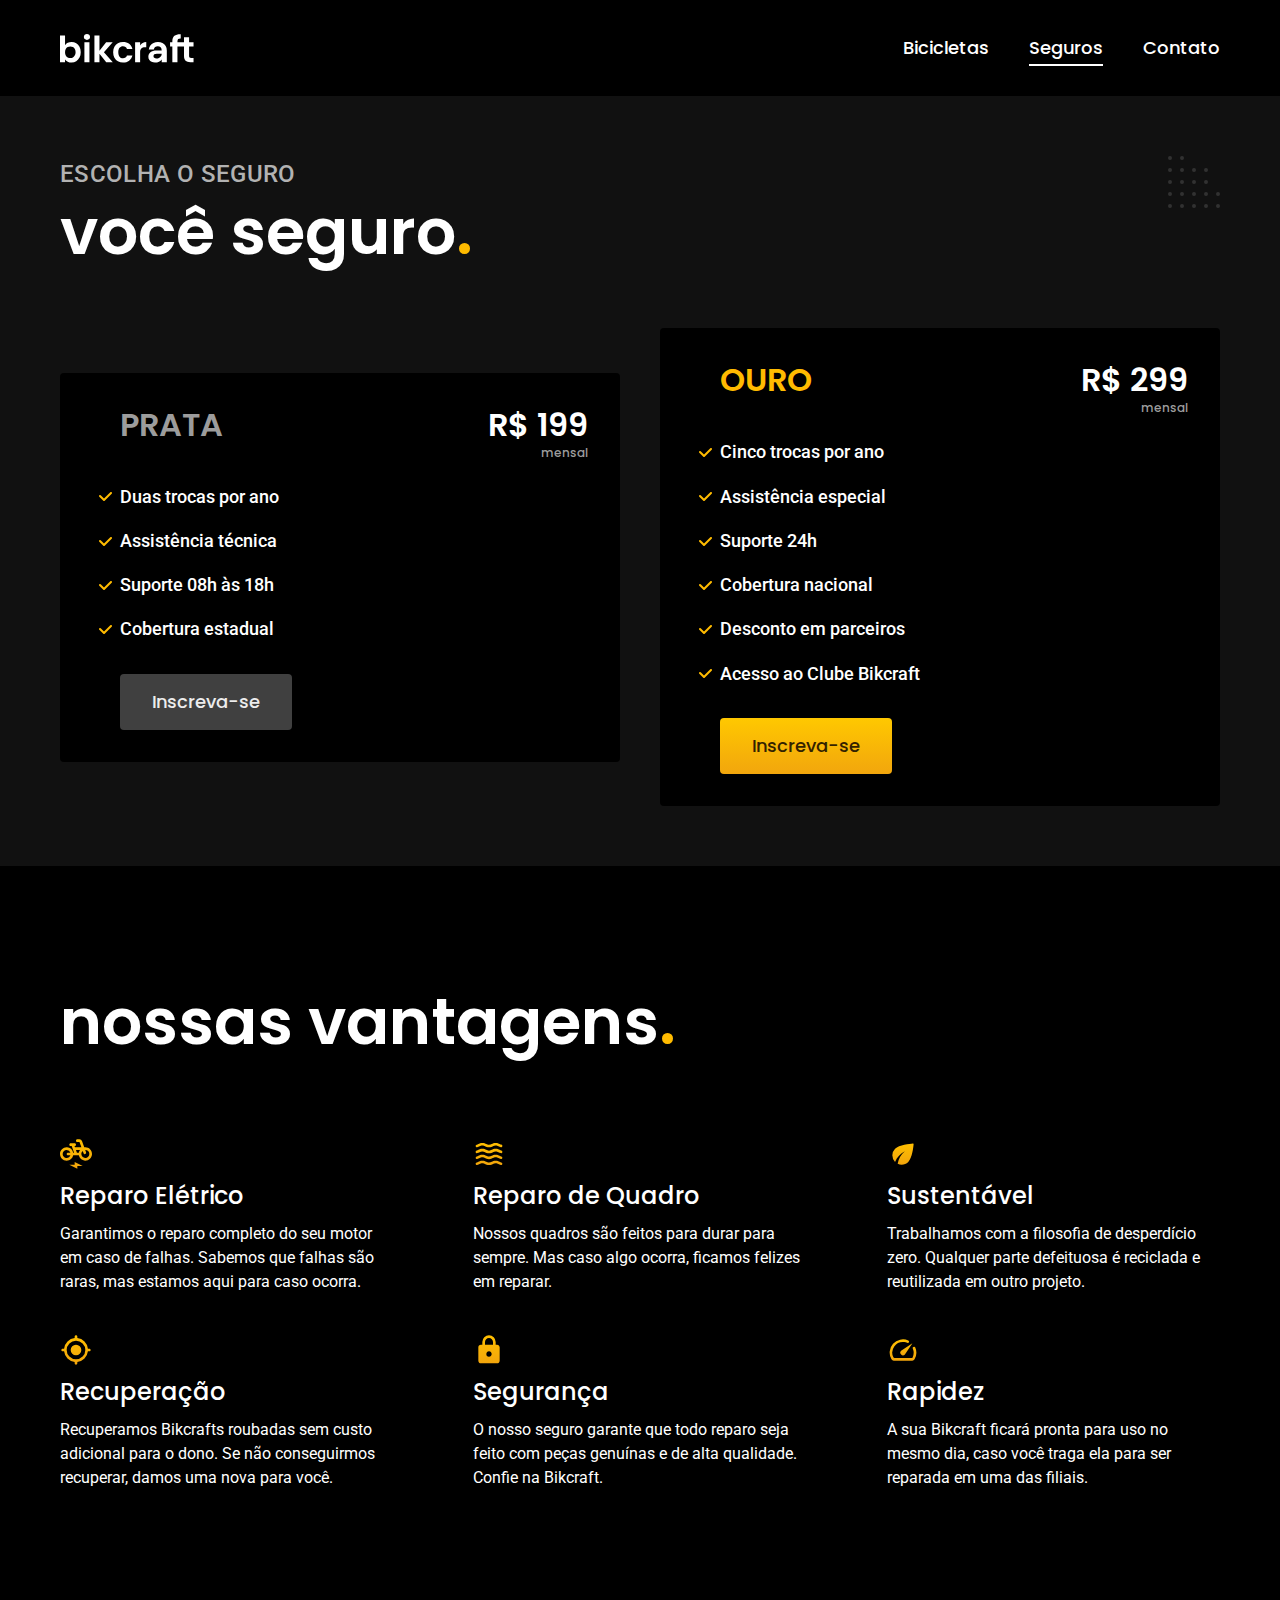
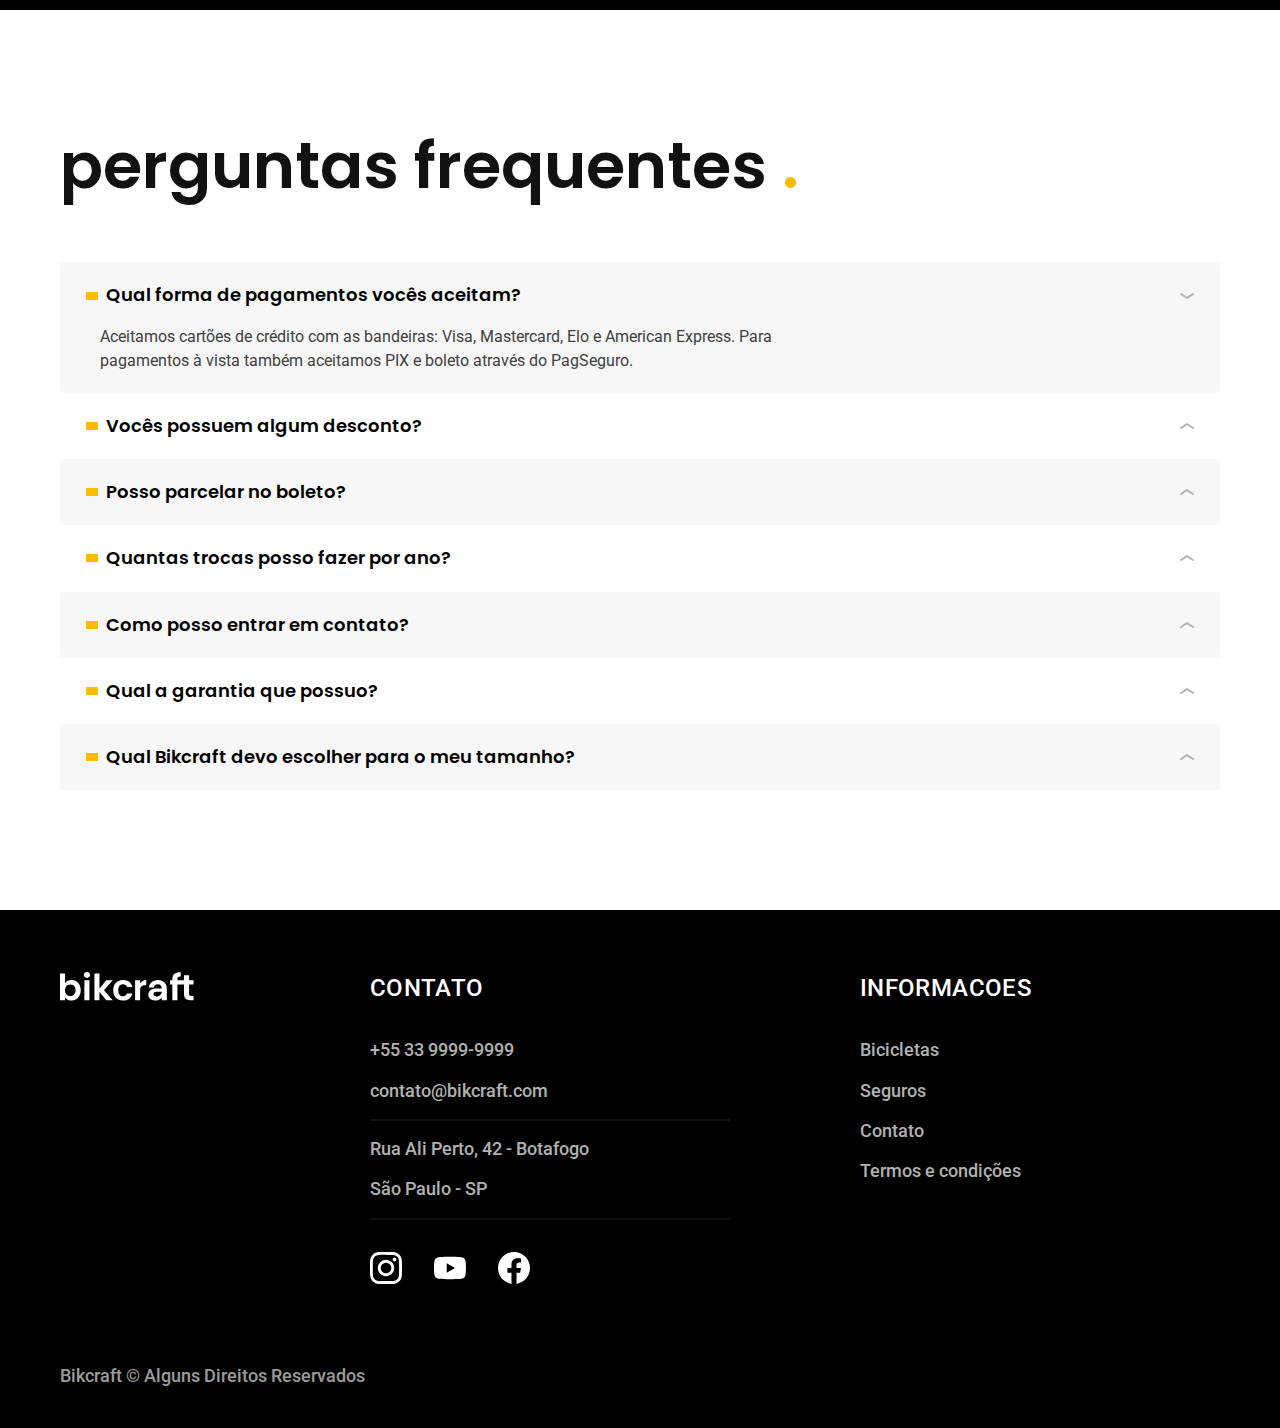
<file: seguros.html>
<!DOCTYPE html>
<html lang="pt-br">
  <head>
    <meta charset="UTF-8" />
    <meta name="viewport" content="width=device-width, initial-scale=1.0" />
    <meta
      name="description"
      content="Opções de seguros que incluem reparos, rapidez e segurança assim como nossas bicicletas."
    />
    <link rel="icon" href="./favicon.svg" type="image/svg+xml">
    <link rel="preload" href="./css/style.min.css" as="style" />
    <link rel="stylesheet" href="./css/style.min.css" />
    <link rel="preconnect" href="https://fonts.googleapis.com" />
    <link rel="preconnect" href="https://fonts.gstatic.com" crossorigin />
    <link
      href="https://fonts.googleapis.com/css2?family=Merriweather:ital,wght@1,900&family=Poppins:wght@400;600&family=Roboto:ital,wdth,wght@0,75..100,100..900;1,75..100,100..900&display=swap"
      rel="stylesheet"
    />
    <title>Seguros | Bikcraft</title>
      <script>document.documentElement.classList.add("js");</script>
  </head>
  </head>
  <body id="seguros">
    <header class="header-bg">
      <div class="header container">
        <a href="./"><img src="./img/bikcraft.svg" alt="Bikcraft" /></a>
        <nav aria-label="primaria">
          <ul class="header-menu cor-0 font-1-m">
            <li><a href="./bicicletas.html">Bicicletas</a></li>
            <li><a href="./seguros.html">Seguros</a></li>
            <li><a href="./contato.html">Contato</a></li>
          </ul>
        </nav>
      </div>
    </header>

    <main class="seguros-bg">
      <div class="titulo-bg">
        <div class="titulo container">
          <p class="font-2-l-b cor-5">ESCOLHA O SEGURO</p>
          <h1 class="font-1-xxl cor-0">você seguro<span class="cor-p1">.</span></h1>
        </div>
      </div>

      <div class="seguros container">
        <div class="seguros-item fadeInLeft" data-anime="200">
          <h3 class="font-1-xl cor-6">PRATA</h3>
          <span class="font-1-xl cor-0">R$ 199 <span class="font-1-xs cor-6">mensal</span></span>
          <ul class="font-2-m cor-0">
            <li>Duas trocas por ano</li>
            <li>Assistência técnica</li>
            <li>Suporte 08h às 18h</li>
            <li>Cobertura estadual</li>
          </ul>
          <a class="botao secundario" href="./orcamento.html?tipo=seguro&produto=prata">Inscreva-se</a>
        </div>
        <div class="seguros-item fadeInRight" data-anime="400">
          <h3 class="font-1-xl cor-p1">OURO</h3>
          <span class="font-1-xl cor-0">R$ 299 <span class="font-1-xs cor-6">mensal</span></span>
          <ul class="font-2-m cor-0">
            <li>Cinco trocas por ano</li>
            <li>Assistência especial</li>
            <li>Suporte 24h</li>
            <li>Cobertura nacional</li>
            <li>Desconto em parceiros</li>
            <li>Acesso ao Clube Bikcraft</li>
          </ul>
          <a class="botao" href="./orcamento.html?tipo=seguro&produto=ouro">Inscreva-se</a>
        </div>
      </div>
    </main>

    <article class="vantagens-bg">
      <h1 class="font-1-xxl cor-0 container">nossas vantagens<span class="cor-p1">.</span></h1>
      <ul class="vantagens container">
        <li>
          <img src="./img/icones/eletrica.svg" alt="" />
          <h3 class="font-1-l cor-0">Reparo Elétrico</h3>
          <p class="font-2-s cor-0">
            Garantimos o reparo completo do seu motor em caso de falhas. Sabemos que falhas são raras, mas estamos aqui
            para caso ocorra.
          </p>
        </li>
        <li>
          <img src="./img/icones/carbono.svg" alt="" />
          <h3 class="font-1-l cor-0">Reparo de Quadro</h3>
          <p class="font-2-s cor-0">
            Nossos quadros são feitos para durar para sempre. Mas caso algo ocorra, ficamos felizes em reparar.
          </p>
        </li>
        <li>
          <img src="./img/icones/sustentavel.svg" alt="" />
          <h3 class="font-1-l cor-0">Sustentável</h3>
          <p class="font-2-s cor-0">
            Trabalhamos com a filosofia de desperdício zero. Qualquer parte defeituosa é reciclada e reutilizada em
            outro projeto.
          </p>
        </li>
        <li>
          <img src="./img/icones/rastreador.svg" alt="" />
          <h3 class="font-1-l cor-0">Recuperação</h3>
          <p class="font-2-s cor-0">
            Recuperamos Bikcrafts roubadas sem custo adicional para o dono. Se não conseguirmos recuperar, damos uma
            nova para você.
          </p>
        </li>
        <li>
          <img src="./img/icones/seguro.svg" alt="" />
          <h3 class="font-1-l cor-0">Segurança</h3>
          <p class="font-2-s cor-0">
            O nosso seguro garante que todo reparo seja feito com peças genuínas e de alta qualidade. Confie na
            Bikcraft.
          </p>
        </li>
        <li>
          <img src="./img/icones/velocidade.svg" alt="" />
          <h3 class="font-1-l cor-0">Rapidez</h3>
          <p class="font-2-s cor-0">
            A sua Bikcraft ficará pronta para uso no mesmo dia, caso você traga ela para ser reparada em uma das
            filiais.
          </p>
        </li>
      </ul>
    </article>

    <article class="perguntas container">
      <h2 class="font-1-xxl">perguntas frequentes <span class="cor-p1">.</span></h2>
      <dl>
        <div>
          <dt>
            <button class="font-1-m-b" aria-controls="pergunta1" aria-expanded="true">
              Qual forma de pagamentos vocês aceitam?
            </button>
          </dt>
          <dd id="pergunta1" class="font-2-s cor-9 ativa">
            Aceitamos cartões de crédito com as bandeiras: Visa, Mastercard, Elo e American Express. Para pagamentos à
            vista também aceitamos PIX e boleto através do PagSeguro.
          </dd>
        </div>
        <div>
          <dt class="font-1-m-b">
            <button class="font-1-m-b" aria-controls="pergunta2" aria-expanded="false">
              Vocês possuem algum desconto?
            </button>
          </dt>
          <dd id="pergunta2" class="font-2-s cor-9">
            Aceitamos cartões de crédito com as bandeiras: Visa, Mastercard, Elo e American Express. Para pagamentos à
            vista também aceitamos PIX e boleto através do PagSeguro.
          </dd>
        </div>
        <div>
          <dt class="font-1-m-b">
            <button class="font-1-m-b" aria-controls="pergunta3" aria-expanded="false">
              Posso parcelar no boleto?
            </button>
          </dt>
          <dd id="pergunta3" class="font-2-s cor-9">
            Aceitamos cartões de crédito com as bandeiras: Visa, Mastercard, Elo e American Express. Para pagamentos à
            vista também aceitamos PIX e boleto através do PagSeguro.
          </dd>
        </div>
        <div>
          <dt class="font-1-m-b">
            <button class="font-1-m-b" aria-controls="pergunta4" aria-expanded="false">
              Quantas trocas posso fazer por ano?
            </button>
          </dt>
          <dd id="pergunta4" class="font-2-s cor-9">
            Aceitamos cartões de crédito com as bandeiras: Visa, Mastercard, Elo e American Express. Para pagamentos à
            vista também aceitamos PIX e boleto através do PagSeguro.
          </dd>
        </div>
        <div>
          <dt class="font-1-m-b">
            <button class="font-1-m-b" aria-controls="pergunta5" aria-expanded="false">
              Como posso entrar em contato?
            </button>
          </dt>
          <dd id="pergunta5" class="font-2-s cor-9">
            Aceitamos cartões de crédito com as bandeiras: Visa, Mastercard, Elo e American Express. Para pagamentos à
            vista também aceitamos PIX e boleto através do PagSeguro.
          </dd>
        </div>
        <div>
          <dt class="font-1-m-b">
            <button class="font-1-m-b" aria-controls="pergunta6" aria-expanded="false">
              Qual a garantia que possuo?
            </button>
          </dt>
          <dd id="pergunta6" class="font-2-s cor-9">
            Aceitamos cartões de crédito com as bandeiras: Visa, Mastercard, Elo e American Express. Para pagamentos à
            vista também aceitamos PIX e boleto através do PagSeguro.
          </dd>
        </div>
        <div>
          <dt class="font-1-m-b">
            <button class="font-1-m-b" aria-controls="pergunta7" aria-expanded="false">
              Qual Bikcraft devo escolher para o meu tamanho?
            </button>
          </dt>
          <dd id="pergunta7" class="font-2-s cor-9">
            Aceitamos cartões de crédito com as bandeiras: Visa, Mastercard, Elo e American Express. Para pagamentos à
            vista também aceitamos PIX e boleto através do PagSeguro.
          </dd>
        </div>
      </dl>
    </article>

    <footer class="footer-bg">
      <div class="footer container">
        <img src="/img/bikcraft.svg" alt="Bikcraft" />
        <div class="footer-contato">
          <h3 class="font-2-l-b cor-0">CONTATO</h3>
          <ul class="font-2-m cor-5">
            <li><a href="tel:+55 33 9999-9999">+55 33 9999-9999</a></li>
            <li>
              <a href="mailto:contato@bikcraft.com">contato@bikcraft.com</a>
            </li>
            <li>Rua Ali Perto, 42 - Botafogo</li>
            <li>São Paulo - SP</li>
          </ul>
          <div class="footer-redes">
            <img src="./img/redes/instagram.svg" alt="Instagram" />
            <img src="./img/redes/youtube.svg" alt="Youtube" />
            <img src="./img/redes/facebook.svg" alt="Facebook" />
          </div>
        </div>
        <div class="footer-informacoes">
          <h3 class="font-2-l-b cor-0">INFORMACOES</h3>
          <ul class="font-2-m cor-5">
            <li><a href="./Bicicletas">Bicicletas</a></li>
            <li><a href="/seguros">Seguros</a></li>
            <li><a href="./contato">Contato</a></li>
            <li><a href="./termos.html">Termos e condições</a></li>
          </ul>
        </div>
        <p class="footer-copy font-2-m cor-6">Bikcraft © Alguns Direitos Reservados</p>
      </div>
    </footer>
    <script src="./js/plugins/simple-anime.js"></script>
    <script src="./js/script.js"></script>
  </body>
</html>
</file>
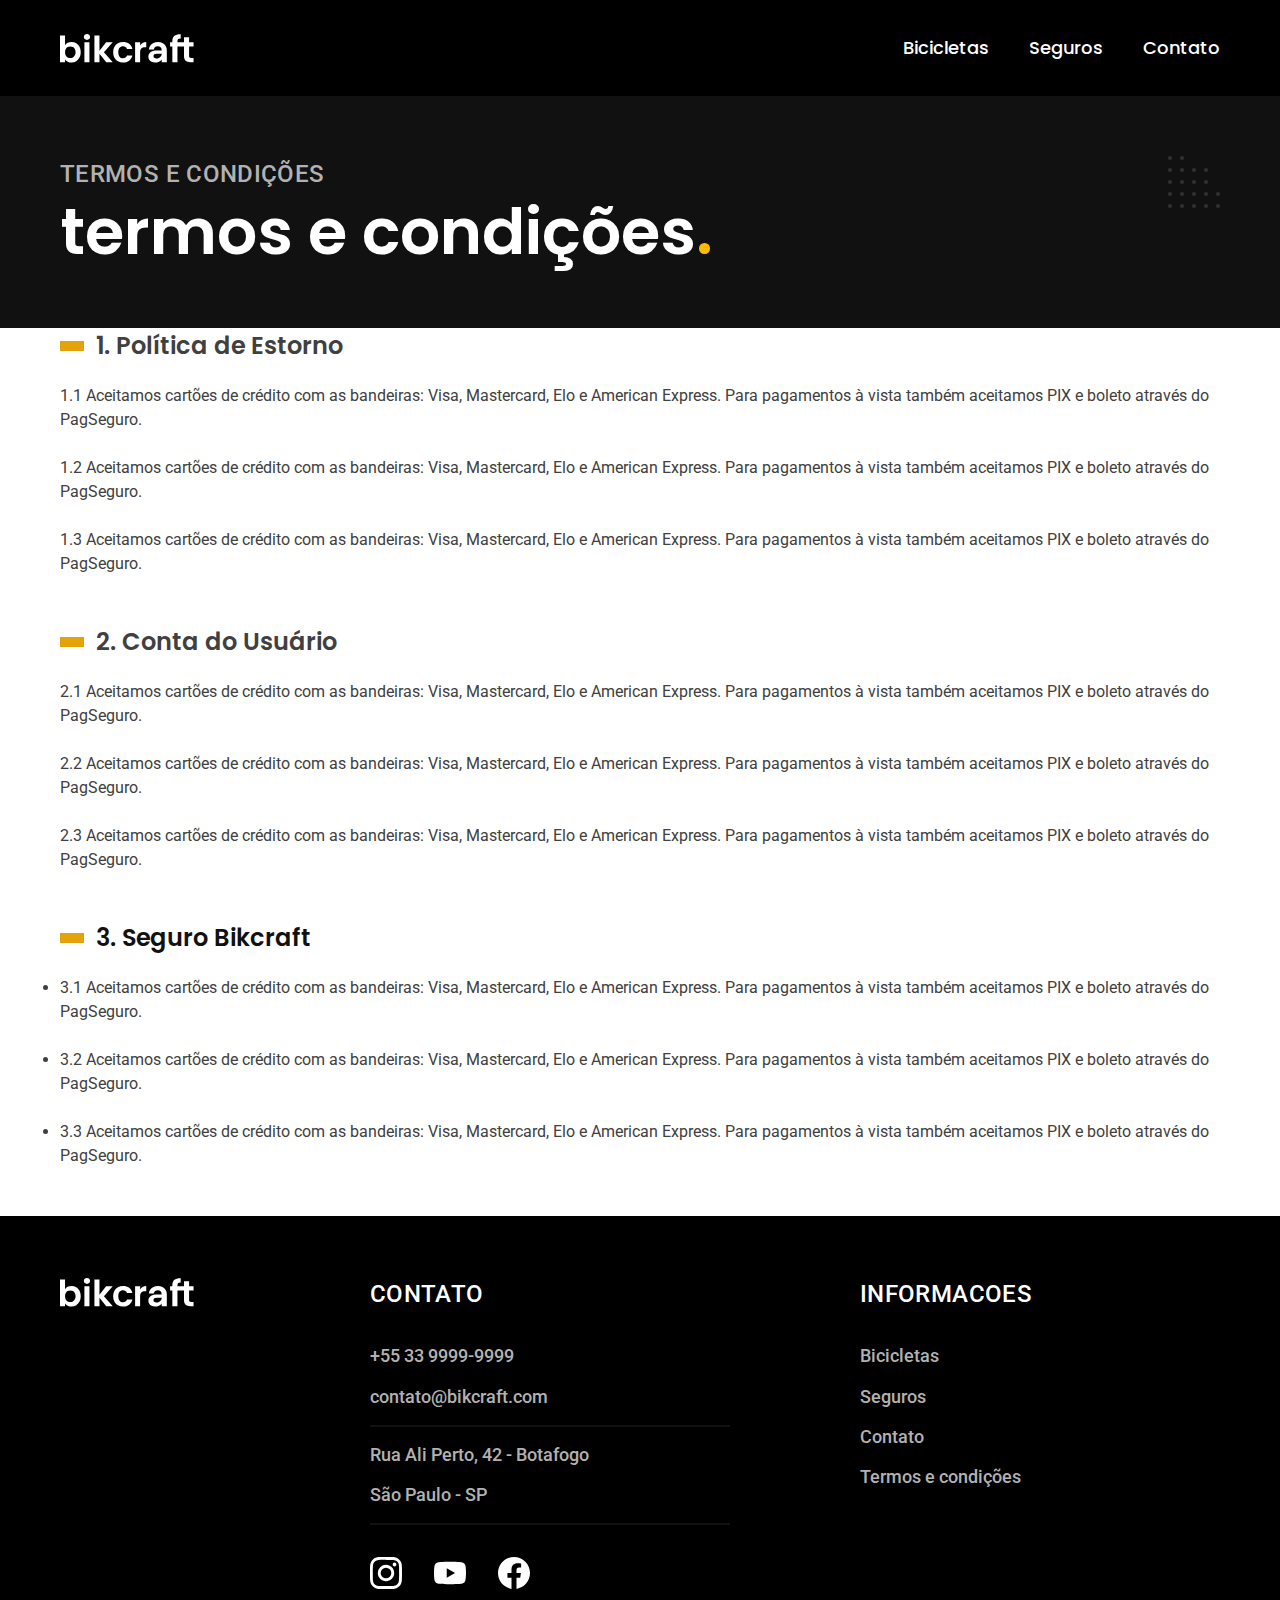
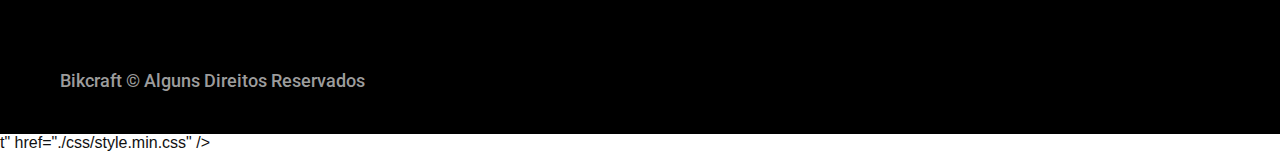
<file: termos.html>
<!DOCTYPE html>
<html lang="pt-br">
  <head>
    <meta charset="UTF-8" />
    <meta name="viewport" content="width=device-width, initial-scale=1.0" />
    <meta name="description" content="Termos e condições" />
            <link rel="icon" href="./favicon.svg" type="image/svg+xml">
    <link rel="preload" href="./css/style.min.css" as="style" />
    <link rel="stylesheet" href="./css/style.min.css" />
    <link rel="preconnect" href="https://fonts.googleapis.com" />
    <link rel="preconnect" href="https://fonts.gstatic.com" crossorigin />
    <link
      href="https://fonts.googleapis.com/css2?family=Merriweather:ital,wght@1,900&family=Poppins:wght@400;600&family=Roboto:ital,wdth,wght@0,75..100,100..900;1,75..100,100..900&display=swap"
      rel="stylesheet"
    />
    <title>Termos e Condições | Bikcraft</title>
      <script>document.documentElement.classList.add("js");</script>
  </head>
  </head>
  <body>
    <header class="header-bg">
      <div class="header container">
        <a href="./"><img src="./img/bikcraft.svg" alt="Bikcraft" /></a>
        <nav aria-label="primaria">
          <ul class="header-menu cor-0 font-1-m">
            <li><a href="./bicicletas.html">Bicicletas</a></li>
            <li><a href="./seguros.html">Seguros</a></li>
            <li><a href="./contato.html">Contato</a></li>
          </ul>
        </nav>
      </div>
    </header>

    <main>
      <div class="titulo-bg">
        <div class="titulo container">
          <p class="font-2-l-b cor-5">TERMOS E CONDIÇÕES</p>
          <h1 class="font-1-xxl cor-0">
            termos e condições<span class="cor-p1">.</span>
          </h1>
        </div>
      </div>
  
      <article class="termos container font-2-s cor-10">
        <div class="termo">
          <h2 class="font-1-l">1. Política de Estorno</h2>
          <ul>
            <li>
              1.1 Aceitamos cartões de crédito com as bandeiras: Visa, Mastercard,
              Elo e American Express. Para pagamentos à vista também aceitamos PIX
              e boleto através do PagSeguro.
            </li>
            <li>
              1.2 Aceitamos cartões de crédito com as bandeiras: Visa, Mastercard,
              Elo e American Express. Para pagamentos à vista também aceitamos PIX
              e boleto através do PagSeguro.
            </li>
            <li>
              1.3 Aceitamos cartões de crédito com as bandeiras: Visa, Mastercard,
              Elo e American Express. Para pagamentos à vista também aceitamos PIX
              e boleto através do PagSeguro.
            </li>
          </ul>
        </div>
  
        <div class="termo">
          <h2 class="font-1-l">2. Conta do Usuário</h2>
          <ul>
            <li>
              2.1 Aceitamos cartões de crédito com as bandeiras: Visa, Mastercard,
              Elo e American Express. Para pagamentos à vista também aceitamos PIX
              e boleto através do PagSeguro.
            </li>
            <li>
              2.2 Aceitamos cartões de crédito com as bandeiras: Visa, Mastercard,
              Elo e American Express. Para pagamentos à vista também aceitamos PIX
              e boleto através do PagSeguro.
            </li>
            <li>
              2.3 Aceitamos cartões de crédito com as bandeiras: Visa, Mastercard,
              Elo e American Express. Para pagamentos à vista também aceitamos PIX
              e boleto através do PagSeguro.
            </li>
          </ul>
        </div>
  
        <div class="termo">
          <h2 class="font-1-l cor-11">3. Seguro Bikcraft</h2>
          <ul">
            <li>
              3.1 Aceitamos cartões de crédito com as bandeiras: Visa, Mastercard,
              Elo e American Express. Para pagamentos à vista também aceitamos PIX
              e boleto através do PagSeguro.
            </li>
            <li>
              3.2 Aceitamos cartões de crédito com as bandeiras: Visa, Mastercard,
              Elo e American Express. Para pagamentos à vista também aceitamos PIX
              e boleto através do PagSeguro.
            </li>
            <li>
              3.3 Aceitamos cartões de crédito com as bandeiras: Visa, Mastercard,
              Elo e American Express. Para pagamentos à vista também aceitamos PIX
              e boleto através do PagSeguro.
            </li>
          </ul>
        </div>
      </article>
    </main>
  
    <footer class="footer-bg">
      <div class="footer container">
        <img src="/img/bikcraft.svg" alt="Bikcraft" />
        <div class="footer-contato">
          <h3 class="font-2-l-b cor-0">CONTATO</h3>
          <ul class="font-2-m cor-5">
            <li><a href="tel:+55 33 9999-9999">+55 33 9999-9999</a></li>
            <li>
              <a href="mailto:contato@bikcraft.com">contato@bikcraft.com</a>
            </li>
            <li>Rua Ali Perto, 42 - Botafogo</li>
            <li>São Paulo - SP</li>
          </ul>
          <div class="footer-redes">
            <img src="./img/redes/instagram.svg" alt="Instagram" />
            <img src="./img/redes/youtube.svg" alt="Youtube" />
            <img src="./img/redes/facebook.svg" alt="Facebook" />
          </div>
        </div>
        <div class="footer-informacoes">
          <h3 class="font-2-l-b cor-0">INFORMACOES</h3>
          <ul class="font-2-m cor-5">
            <li><a href="./Bicicletas">Bicicletas</a></li>
            <li><a href="/seguros">Seguros</a></li>
            <li><a href="./contato">Contato</a></li>
            <li><a href="./termos.html">Termos e condições</a></li>
          </ul>
        </div>
        <p class="footer-copy font-2-m cor-6">
          Bikcraft © Alguns Direitos Reservados
        </p>
      </div>
    </footer>
    <script src="./js/script.js"></script>
      <script src="./js/script.js"></script>
  </body>t" href="./css/style.min.css" />
</html>
</file>
<file: css/style.min.css>
body{margin:0;font-family:Arial,Helvetica,sans-serif;color:#111}blockquote,dd,h1,h2,h3,h4,p,ul{margin:0}ul{padding:0;list-style:none}a{text-decoration:none;color:inherit}img{max-width:100%;height:auto;display:block}img[src$=".jpg"]{max-width:100%;display:block;border-radius:4px}.font-1-xs{font:500 0.75rem/1.35 Poppins,sans-serif}.font-2-xs{font:400 0.875rem/1.43 Roboto,sans-serif}.font-1-s{font:500 1rem/1.5 Poppins,sans-serif}.font-2-s{font:400 1rem/1.5 Roboto,sans-serif}.font-1-m,.font-1-m-b{font:500 1.125rem/1.35 Poppins,sans-serif}.font-1-m-b{font-weight:600}.font-2-m{font:500 1.125rem/1.35 Roboto,sans-serif}.font-1-l{font:500 1.5rem/1.5 Poppins,sans-serif}.font-2-l,.font-2-l-b{font:400 1.5rem/1.5 Roboto,sans-serif}.font-2-l-b{font-weight:500;letter-spacing:.015em;text-transform:uppercase}.font-1-xl{font:600 2rem/1.25 Poppins,sans-serif}.font-2-xl{font:500 2rem/1.25 Roboto,sans-serif}.font-1-xxl{font:600 4rem/1.125 Poppins,sans-serif}@media (max-width:1200px){.font-1-xxl{font-size:3rem}.font-2-l{font-size:1.125rem}.font-2-l-b{font-size:1.125rem}}@media (max-width:800px){.font-1-xxl{font-size:2rem}.font-1-xl,.font-2-xl{font-size:1.5rem}}.header-bg{background:var(--cor-12)}.header{display:flex;justify-content:space-between;flex-wrap:wrap;gap:20px;padding-top:20px;padding-bottom:20px;align-items:center}.header-menu{display:flex;flex-wrap:wrap;gap:40px}.header-menu a{display:inline-block;padding:16px 0;position:relative}.header-menu a::after{display:block;content:"";width:0;height:2px;background-color:var(--cor-0);margin-top:4px;transition:.3s;position:absolute}.header-menu a.ativo::after,.header-menu a:hover::after{width:100%}@media (max-width:800px){.header-menu{gap:20px}.header-menu a{background:var(--cor-11);padding:12px 16px;border-radius:4px}.header-menu a:hover{background-color:var(--cor-10)}.header-menu a::after{display:none}}@media (max-width:600px){.header-menu{gap:12px}.header-menu a{background:var(--cor-11);padding:8px 12px;font-size:14px}}.container{margin:0 auto;max-width:1200px;padding-left:20px;padding-right:20px;box-sizing:border-box}.botao{display:inline-block;padding:16px 32px;background:linear-gradient(#ffc800,#f2a60d);border-radius:4px;box-shadow:0 1px 2px rgba(0,0,0,.1);color:var(--cor-p5);font:500 1.125rem/1.35 Poppins,sans-serif;max-width:max-content;cursor:pointer}.botao:hover{background:linear-gradient(#ffb60d,#e59317)}.botao.secundario{background:var(--cor-9);color:var(--cor-2)}.botao.secundario:hover{background:var(--cor-10)}.botao.seta{display:flex;align-items:center}.botao.seta::after{content:"";display:inline-block;width:18px;height:10px;margin-left:12px;background:url(../img/icones/seta.svg);transition:transform .2s}.botao.seta:hover::after{transform:translateX(4px)}.botao.formulario{border:none}@media (max-width:600px){.botao{padding:12px 16px;font-size:1rem}}.link{display:inline-block;color:var(--cor-p1);font-size:500 1.5rem/1.5 "Poppins",sans;text-transform:uppercase}.link::after{display:block;content:"";width:100%;height:4px;background-color:currentColor}.link:hover{color:var(--cor-0)}.titulo-bg{background:var(--cor-11);padding-top:60px;padding-bottom:60px}.titulo{background:url("../img/dec/top-right.svg") no-repeat top right 20px}.titulo-bg p{margin-bottom:4px}@media (max-width:800px){.titulo-bg{padding-bottom:40px;padding-bottom:40px}.titulo p{font-size:1rem;text-transform:lowercase;font-weight:400}}:root{--cor-0:#ffffff;--cor-1:#f7f7f7;--cor-2:#ededed;--cor-3:#dedede;--cor-4:#cccccc;--cor-5:#b2b2b2;--cor-6:#9c9c9c;--cor-7:#717171;--cor-8:#595959;--cor-9:#404040;--cor-10:#2e2e2e;--cor-11:#111111;--cor-12:#000000;--cor-p1:#ffbb00;--cor-p2:#e4a30b;--cor-p3:#a66f00;--cor-p4:#664400;--cor-p5:#332200}.cor-0{color:var(--cor-0)}.cor-1{color:var(--cor-1)}.cor-2{color:var(--cor-2)}.cor-3{color:var(--cor-3)}.cor-4{color:var(--cor-4)}.cor-5{color:var(--cor-5)}.cor-6{color:var(--cor-6)}.cor-7{color:var(--cor-7)}.cor-8{color:var(--cor-8)}.cor-9{color:var(--cor-9)}.cor-10{color:var(--cor-9)}.cor-11{color:var(--cor-11)}.cor-12{background-color:var(--cor-12)}.cor-p1{color:var(--cor-p1)}.cor-p2{color:var(--cor-p2)}.cor-p3{color:var(--cor-p3)}.cor-p4{color:var(--cor-p4)}.cor-p5{color:var(--cor-p5)}.form{display:grid;grid-template-columns:1fr 1fr;gap:22px}.form label{display:block;font:400 1rem/1.5 Poppins,sans-serif;margin-bottom:4px}.form input[type=email],.form input[type=text],.form textarea{font:400 1rem/1.5 Roboto,sans-serif;background:var(--cor-1);border:1px solid var(--cor-2);padding:12px;border-radius:4px;width:100%;box-sizing:border-box}.form input[type=email]:focus,.form input[type=text]:focus,.form textarea:focus{outline:0;border-color:var(--cor-p1);background:var(--cor-0);box-shadow:0 0 2px #fea}.form .col-2{grid-column:span 2}@media (max-width:600px){.form{grid-template-columns:1fr}.form .col-2{grid-column:span 1}}.js .fadeInDown{transform:translate3d(0,-20px,0)}.js .fadeInUp{transform:translate3d(0,20px,0)}.js .fadeInRight{transform:translate3d(20px,0,0)}.js .fadeInLeft{transform:translate3d(-20px,0,0)}.js [data-anime]{opacity:0}.js .anime{opacity:1;transform:none;transition:transform .8s,opacity .8s}.introducao-bg{background:var(--cor-12) url("../img/dec/bottom-left.svg") no-repeat bottom 160px left 20px;box-shadow:inset 0 -120px var(--cor-0)}.introducao{display:grid;grid-template-columns:1fr 1fr;gap:0 40px}.introducao img{width:100%;height:100%;object-fit:cover;border-radius:4px}.introducao-conteudo{align-self:end;padding-bottom:200px}.introducao-conteudo h1{margin-bottom:32px}.introducao-conteudo p{margin-bottom:28px}@media (max-width:1200px){.introducao h1{font-size:48px}.introducao p{font-size:18px}}@media (max-width:800px){.introducao-bg{background:var(--cor-11);padding-top:40px;box-shadow:inset 0 -60px var(--cor-0)}.introducao h1{font-size:32px;margin-bottom:16px}.introducao{grid-template-columns:1fr;gap:32px}.introducao-conteudo{padding-bottom:0}.introducao img{height:300px;width:100%}}.bicicletas-lista{padding:60px 0}.bicicletas-lista h2{margin-bottom:40px}.bicicletas-lista ul{display:flex;gap:40px;padding:0 20px 20px 20px;max-width:1400px;margin:0 auto;overflow-x:auto}#bicicleta .bicicletas-lista ul{padding:0 0 20px 0}.bicicletas-lista li{min-width:280px}.bicicletas-lista a{display:block}.bicicletas-lista img{margin-bottom:16px}.bicicletas-lista h3{margin-bottom:8px;display:flex;align-items:center;gap:8px}.bicicletas-lista h3::before{display:inline-block;content:"";width:12px;height:8px;background:var(--cor-p1);transition:width .3s}.bicicletas-lista a:hover h3::before{width:24px}.bicicletas-lista li span{padding-left:20px}@media (max-width:800px){.bicicletas-lista{padding-bottom:60px}.bicicletas-lista ul{gap:20px}}.tecnologia-bg{background:var(--cor-11);box-shadow:inset 0 80px var(--cor-0),inset 0 -80px var(--cor-0)}.tecnologia{display:grid;grid-template-columns:1fr 1fr;gap:40px}.tecnologia-img img{width:100%;height:100%;object-fit:cover;object-position:left}.tecnologia-conteudo{padding-top:160px;padding-bottom:160px}.tecnologia-vantagens{display:flex;gap:40px}.tecnologia-vantagens img{margin-bottom:8px;width:24px}.tecnologia-vantagens h3{margin-bottom:8px;width:max-content;text-transform:uppercase}.tecnologia-conteudo>span{display:block;margin-bottom:20px}.tecnologia-conteudo h1{margin-bottom:32px}.tecnologia-conteudo h2{margin-bottom:32px}.tecnologia-conteudo p{margin-bottom:20px}.tecnologia-conteudo>a{margin-bottom:80px}@media (max-width:800px){.tecnologia-bg{box-shadow:initial}.tecnologia{grid-template-columns:1fr}.tecnologia-conteudo{padding-top:60px;padding-bottom:60px}.tecnologia-img{display:none}.tecnologia-conteudo>a{margin-bottom:60px}@media (max-width:600px){.tecnologia-vantagens{flex-direction:column}}}.parceiros{padding-top:60px;padding-bottom:120px}.parceiros h2{margin-bottom:60px}.parceiros ul{padding:0 20px;max-width:1400px;display:grid;grid-template-columns:repeat(4,1fr);margin:0 auto}.parceiros img{margin:auto}.parceiros li{display:flex;padding:32px}.parceiros li{border-left:2px solid var(--cor-2)}.parceiros li:first-child,.parceiros li:nth-child(5){border-left:none}.parceiros li:nth-child(n+5){border-top:2px solid var(--cor-2)}@media (max-width:1200px){.parceiros img{max-width:80%}}@media (max-width:800px){.parceiros{padding-bottom:60px}.parceiros h2{margin-bottom:20px}.parceiros ul{grid-template-columns:repeat(2,1fr)}.parceiros li:nth-child(n+3){border-top:2px solid var(--cor-2)}.parceiros li:nth-child(3),.parceiros li:nth-child(7){border-left:none}}.depoimento{display:grid;grid-template-columns:1fr 1fr;background:var(--cor-p1);padding:0;overflow:hidden}.depoimento img{border-radius:0;width:100%;height:100%;object-fit:cover}.depoimento-conteudo{padding:40px 40px 80px 80px;align-self:center;justify-self:center;background:url("../img/dec/bottom-right-p.svg") no-repeat bottom 40px right 40px}.depoimento-conteudo p{font-family:Merriweather,serif;font-size:3rem;font-style:italic;font-weight:900;margin-bottom:32px;max-width:24ch;position:relative}.depoimento-conteudo span{font-family:Merriweather,serif}.depoimento p::after,.depoimento p::before{display:inline-block;font-size:5rem;color:var(--cor-p2)}.depoimento p::before{content:"“";position:absolute;left:-50px;top:-20px}.depoimento p::after{content:"”";position:absolute;bottom:-60px}@media (max-width:800px){.depoimento{grid-template-columns:1fr;text-align:center}.depoimento-conteudo{padding:40px 20px}.depoimento-conteudo p{font-size:2rem}.depoimento p::after,.depoimento p::before{font-size:4rem}.depoimento p::before{left:-10px}.depoimento p::after{bottom:-50px}.depoimento img{max-height:200px}}.seguros-bg{background:var(--cor-11)}.seguros{padding-top:60px;padding-bottom:60px;display:grid;grid-template-columns:1fr 1fr;gap:40px;align-items:center}#seguros .seguros{padding-top:0}.seguros h2{grid-column:1/-1}.seguros-item{display:grid;grid-template-columns:1fr auto;padding:32px 32px 32px 60px;background:var(--cor-12);border-radius:4px}.seguros-item h3{margin-bottom:40px}.seguros-item span{display:block;grid-column:2;text-align:right}.seguros-item ul{grid-column:1/-1;margin-bottom:32px}.seguros-item li+li{margin-top:20px}.seguros-item li{display:flex;align-items:center;position:relative}.seguros-item li::before{display:inline-block;content:"";width:13px;height:9px;background-image:url("../img/icones/lista.svg");margin-right:8px;position:absolute;left:-21px}.seguros-item a{grid-column:1/-1;text-align:center}@media (max-width:800px){.seguros{grid-template-columns:1fr}}.footer-bg{background:var(--cor-12)}.footer{display:grid;grid-template-columns:3fr 5fr 4fr;gap:40px;padding-top:60px;padding-bottom:40px}.footer h3{margin-bottom:32px}.footer-contato ul{margin-bottom:32px}.footer li{margin-bottom:16px}.footer-redes{display:flex;gap:32px}.footer-contato li:nth-child(2n):after{content:"";display:block;max-width:360px;height:2px;background:var(--cor-11);margin-top:16px}.footer a:hover{color:var(--cor-0)}.footer-copy{grid-column:1/-1;margin-top:40px}@media (max-width:800px){.footer>img{display:none}.footer{grid-template-columns:1fr 1fr}}@media (max-width:600px){.footer{grid-template-columns:1fr;gap:60px}.footer-copy{margin-top:0}}.termo{margin-bottom:48px}.termo li{margin-bottom:24px}.termos h2{display:flex;align-items:center;font-weight:600;margin-bottom:20px}.termos h2::before{display:inline-block;content:"";width:24px;height:10px;background:var(--cor-p2);margin-right:12px}.bicicletas-bg:nth-child(odd){background:linear-gradient(to right,var(--cor-0) 30%,var(--cor-11) 30%)}.bicicletas{display:grid;grid-template-columns:1fr 1fr;gap:40px;padding-bottom:60px;padding-top:60px;background:url("../img/dec/top-right.svg") no-repeat top 40px right 40px}.bicicleta-imagem{display:grid}.bicicleta-imagem img{grid-area:1/1}.bicicleta-imagem span{background:var(--cor-12);display:inline-block;place-self:start end;margin-top:20px;padding:8px 16px 8px 8px;grid-area:1/1;border-radius:4px 0 0 4px}.bicicleta-info{display:grid;grid-template-columns:1fr auto;align-content:start}.bicicleta-info .botao{place-self:end}.bicicleta-info h2,.bicicleta-info p{grid-column:1/-1}.bicicleta-info h2{margin-bottom:20px}.bicicleta-info p{margin-bottom:32px}.bicicleta-info h2::before{display:block;content:"";height:8px;width:12px;background:var(--cor-p1);margin-bottom:8px}.bicicleta-info li{display:flex;align-items:center;gap:8px}.bicicleta-info li+li{margin-top:16px}.bicicleta-info img{width:24px}@media (max-width:800px){.bicicletas{grid-template-columns:1fr;gap:20px;padding-top:40px;padding-bottom:40px}.bicicletas-bg:nth-child(odd){background:linear-gradient(to right,var(--cor-11) 30%,var(--cor-11) 30%)}}@media (max-width:600px){.bicicleta-info{grid-template-columns:1fr}.bicicleta-info .botao{place-self:start}.bicicletas ul{margin-bottom:32px}}.vantagens-bg{background:var(--cor-12);padding-top:120px;padding-bottom:120px}.vantagens{display:grid;grid-template-columns:repeat(auto-fit,minmax(280px,max-content));gap:40px 80px}.vantagens li{display:grid;color:var(--cor-1);gap:8px}.vantagens-bg h1{margin-bottom:80px}@media (max-width:800px){.vantagens-bg{padding-top:60px;padding-bottom:60px}}.perguntas{margin-bottom:120px;margin-top:120px}.perguntas h2{margin-bottom:60px}.perguntas dl>div{padding:20px;border-radius:4px}.perguntas dl>div:nth-child(odd){background-color:var(--cor-1)}.perguntas button::before{display:inline-block;content:"";height:8px;width:12px;background:var(--cor-p1)}.perguntas button::after{display:inline-block;content:"";height:6px;width:14px;background:url("../img/icones/seta-abrir.svg");transition:.3s}.perguntas button{display:grid;grid-template-columns:auto 1fr auto;align-items:center;gap:8px;cursor:pointer;background:0 0;border:none;width:100%;text-align:left}.perguntas button[aria-expanded=true]::after{transform:rotate(180deg)}.js .perguntas dd{display:none}.js .perguntas dd.ativa{padding-left:20px;padding-top:16px;max-width:80ch;display:block}@media (max-width:800px){.perguntas{padding-top:60px;padding-bottom:60px}.perguntas h2{margin-bottom:40px}}.bicicleta{display:grid;grid-template-columns:1fr 1fr;align-items:start;gap:40px;padding-top:60px;padding-bottom:60px}.bicicleta-bg{background-color:var(--cor-11)}.bicicleta-titulo{grid-column:1/-1}.bicicleta-img{display:flex;flex-wrap:wrap;align-items:flex-start;gap:20px}.bicicleta-img img{cursor:pointer;flex:1;min-width:200px}.bicicleta-img img:first-child{min-width:100%}.bicicleta-conteudo>p{margin-bottom:32px}.bicicleta-comprar{display:grid;grid-template-columns:max-content auto;align-items:center;justify-items:start;gap:8px 12px;margin-bottom:40px}.bicicleta-comprar a{grid-row:span 2}.bicicleta-comprar span{display:flex;align-items:center;gap:8px;padding:4px 8px;border-radius:4px;background:var(--cor-12)}.bicicleta h2{letter-spacing:.015rem;margin-bottom:12px}.bicicleta-ficha,.bicicleta-informacoes{padding:32px;background:var(--cor-12);border-radius:4px}.bicicleta-informacoes{margin-bottom:40px}.bicicleta-informacoes{display:grid;grid-template-columns:1fr 1fr;gap:32px}.bicicleta-informacoes img{width:24px;margin-bottom:8px}.bicicleta-informacoes h3{margin-bottom:8px}.bicicleta-ficha li{padding:4px 0;display:flex;justify-content:space-between;border-bottom:1px solid var(--cor-11)}.bicicleta-ficha li{border-bottom:none}.bicicleta-ficha span{color:var(--cor-6)}@media (max-width:800px){.bicicleta{grid-template-columns:1fr;padding-top:40px;padding-bottom:40px}.bicicleta-img{grid-row:3}}@media (max-width:400px){.bicicleta-comprar,.bicicleta-informacoes{grid-template-columns:1fr}}.seguro-bg{background-color:var(--cor-11);box-shadow:inset 0 120px var(--cor-0),inset 0 -120px var(--cor-12)}.seguro{display:grid;grid-template-columns:1fr 1fr;gap:40px}.seguro-imagem img{width:100%;height:100%;object-fit:cover}.seguro-conteudo{padding-top:180px;padding-bottom:180px}.seguro h2{margin-bottom:32px}.seguro p{margin-bottom:20px}@media (max-width:800px){.seguro{grid-template-columns:1fr}.seguro-conteudo{grid-row:1;padding-top:40px;padding-bottom:0}.seguro-bg{box-shadow:inset 0 -60px var(--cor-12)}}#contato{background:linear-gradient(var(--cor-11) 600px,var(--cor-1) 0)}.contato{display:grid;grid-template-columns:5fr 7fr}.contato-dados,.contato-formulario{padding:60px;box-shadow:0 1px 2px rgba(0,0,0,.1)}.contato-dados{background:var(--cor-12) url("../img/dec/bottom-left.svg") no-repeat bottom 20px left 20px;border-radius:5px 0 0 5px}.contato-formulario{background:var(--cor-0) url("../img/dec/bottom-right-p.svg") no-repeat bottom 20px right 20px;border-radius:0 5px 5px 0}.contato-dados h2{margin-bottom:60px}.contato-endereço{margin-bottom:32px;padding-left:28px;background:url("../img/icones/local.svg") no-repeat 0 2px}.contato-endereço p{margin-bottom:8px}.contato-meios{margin-bottom:60px}.contato-meios a{padding-left:32px;display:block;max-width:max-content;margin-bottom:8px}.contato-meios a:hover{color:var(--cor-0)}.contato-meios a:nth-child(2){margin-bottom:32px}.contato-meios a:first-child{background:url("../img/icones/email.svg") no-repeat 0 2px}.contato-meios a:nth-child(3){background:url("../img/icones/telefone.svg") no-repeat 0 2px}.contato-redes{display:flex;gap:32px;padding-left:28px}@media (max-width:800px){.contato{grid-template-columns:1fr}.contato-dados,.contato-formulario{padding:20px}.contato-dados{border-radius:5px 5px 0 0;background:var(--cor-12)}.contato-formulario{border-radius:0 0 5px 5px}.contato-dados h2{margin-bottom:32px}}.lojas{display:grid;grid-template-columns:1fr 1fr;gap:0 40px;padding-top:120px;padding-bottom:120px}.lojas h2{grid-column:1/-1;margin-bottom:60px}.lojas img{border-radius:4px 4px 0 0}.lojas-item{border-radius:4px;background:var(--cor-0);box-shadow:0 1px 2px rgba(0,0,0,.1)}.lojas-conteudo{display:grid;grid-template-columns:1fr 1fr;gap:32px 16px;padding:32px}.lojas-item a{display:block}.lojas-item h3,.lojas-tempo{grid-column:1/-1}.lojas-dados{display:grid;gap:8px;border-left:2px solid var(--cor-2);padding-left:12px}.lojas-tempo{display:flex;align-items:center;gap:8px}@media (max-width:800px){.lojas{padding-top:60px;padding-bottom:60px}.lojas h2{margin-bottom:32px}.lojas-conteudo{grid-template-columns:1fr}}@media (max-width:600px){.lojas{grid-template-columns:1fr}.lojas-conteudo{grid-template-columns:1fr 1fr}}#orcamento{background:linear-gradient(var(--cor-11) 600px,var(--cor-1) 0)}.orcamento{display:grid;grid-template-columns:5fr 7fr;padding-bottom:120px}.orcamento h2{text-transform:uppercase;position:relative;display:flex;align-items:center}.orcamento h2::before{content:"";display:inline-block;width:4px;height:8px;background-color:var(--cor-p1);position:absolute;left:-12px}.orcamento-dados,.orcamento-produto{padding:60px;box-shadow:0 1px 2px rgba(0,0,0,.1)}.orcamento-produto{background:var(--cor-12) url("../img/dec/bottom-left.svg") no-repeat bottom 20px left 20px;border-radius:5px 0 0 5px;display:grid;grid-template-columns:1fr 1fr;align-content:start;gap:20px}.orcamento-produto label{display:flex;align-items:center;font:400 1rem/1.5 Poppins,sans-serif;box-sizing:border-box;color:var(--cor-4);background:var(--cor-10);display:grid;grid-template-columns:auto 1fr auto;align-items:center;padding:12px 16px;border-radius:4px;cursor:pointer;border:1px solid var(--cor-12)}.orcamento-produto label::before{content:"";display:inline-block;width:12px;height:12px;border-radius:50%;border:1px solid var(--cor-6);margin-right:8px}.orcamento-produto label span{display:none}.orcamento-produto>*{grid-column:1/-1}.orcamento-produto>label{grid-column:initial}.orcamento-produto input{opacity:0;position:absolute;pointer-events:none}.orcamento-produto label:hover{background-color:var(--cor-9);border-color:var(--cor-9)}.orcamento-produto input:focus+label{box-shadow:0 0 0 2px var(--cor-p1);border-color:var(--cor-12)}.orcamento-produto input:checked+label{background:var(--cor-0);color:var(--cor-11)}.orcamento-produto input:checked+label::before{border:1px solid var(--cor-7);box-shadow:inset 0 0 0 3px var(--cor-0),inset 0 0 0 6px var(--cor-7)}.orcamento-produto input:checked+label span{display:block}.orcamento-dados{background:var(--cor-0) url("../img/dec/bottom-right-p.svg") no-repeat bottom 20px right 20px;border-radius:0 5px 5px 0}.orcamento-conteudo{display:none}.orcamento-conteudo h2,.orcamento-dados h2:nth-of-type(n+2){margin-top:20px}#bikcraft:checked~#orcamento-bikcraft,#seguro:checked~#orcamento-seguro{display:grid;gap:20px}.orcamento-detalhes{display:none;background:var(--cor-0);padding:20px;grid-template-columns:1fr 1fr;border-radius:4px;align-items:center}.orcamento-detalhes li{display:flex;align-items:center;margin-bottom:8px}.orcamento-detalhes li img{width:16px;margin-right:8px}.orcamento-produto input:checked+label+.orcamento-detalhes{display:grid}@media (max-width:1200px){.orcamento-dados,.orcamento-produto{padding:32px}}@media (max-width:800px){.orcamento{grid-template-columns:1fr}.orcamento-produto{border-radius:5px 5px 0 0;background:var(--cor-12)}.orcamento-dados{border-radius:0 0 5px 5px}}@media (max-width:400px){.orcamento-produto{grid-template-columns:1fr}}
</file>
